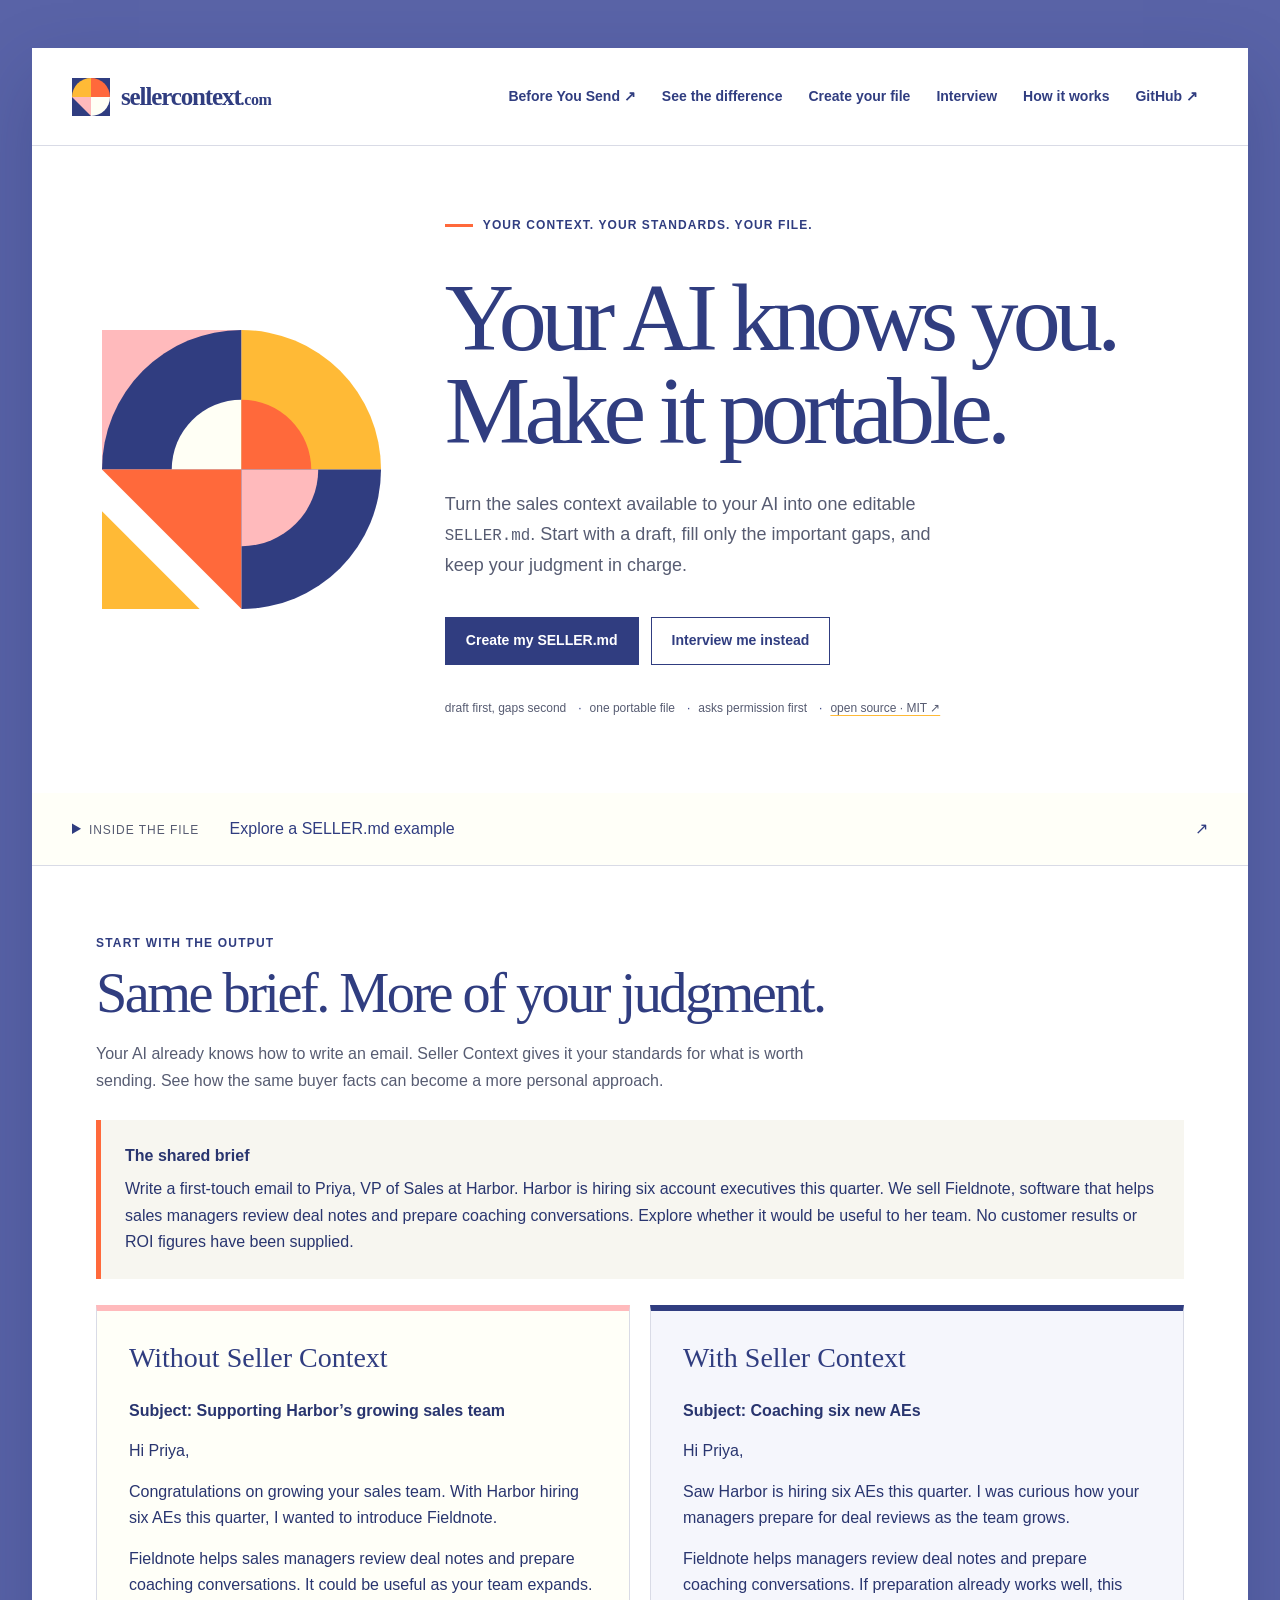
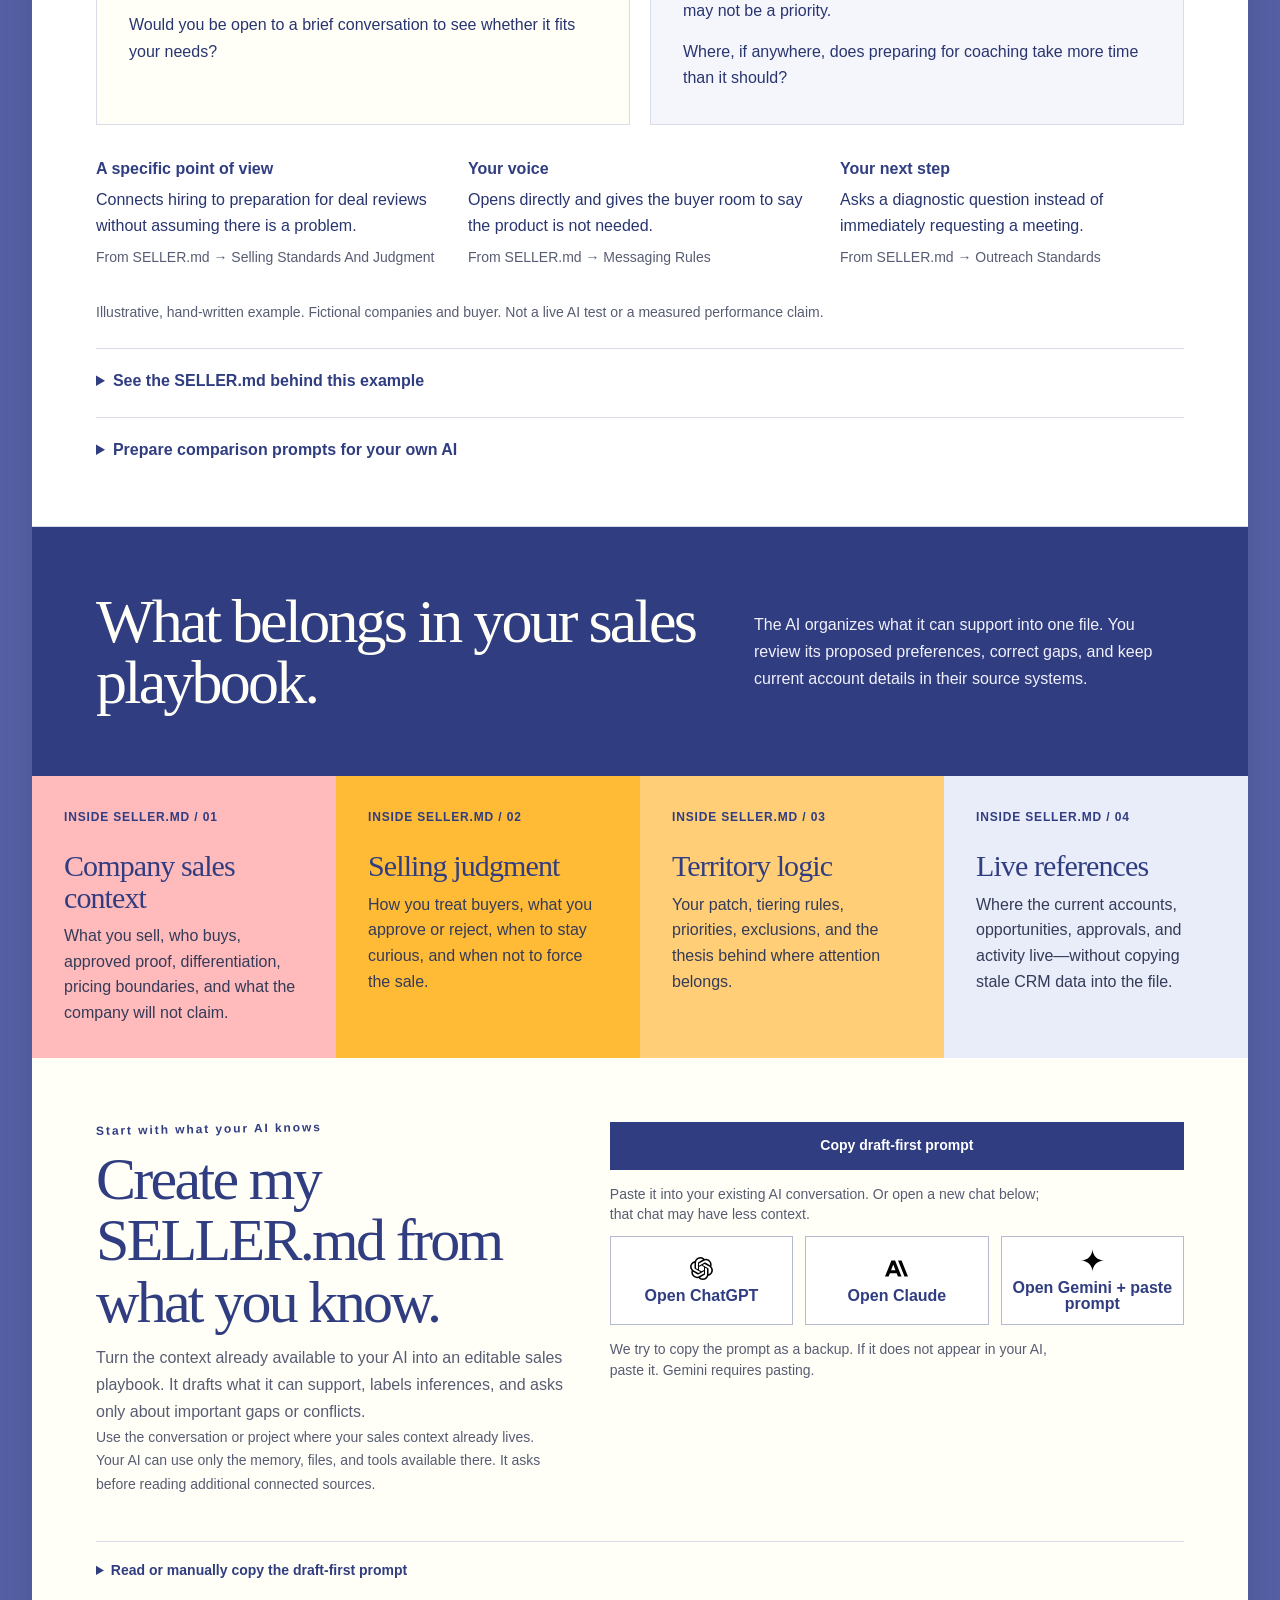
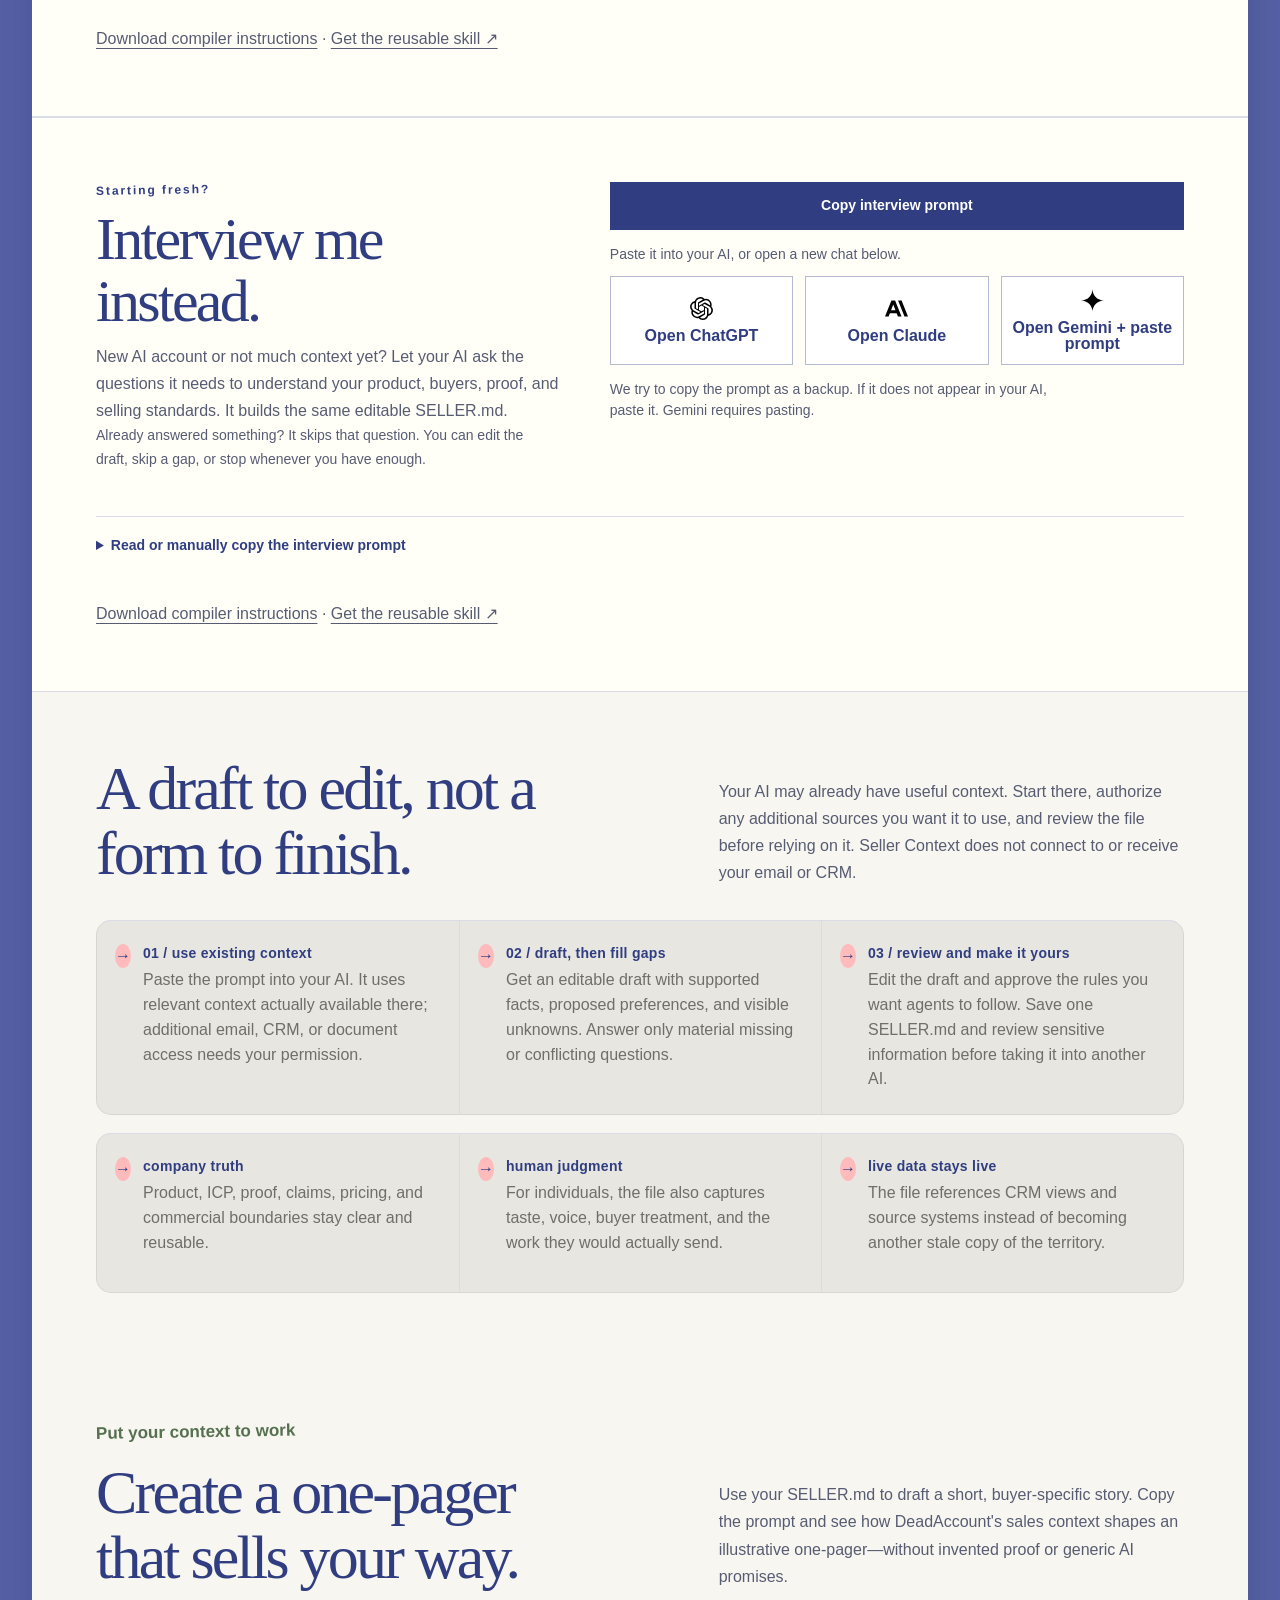
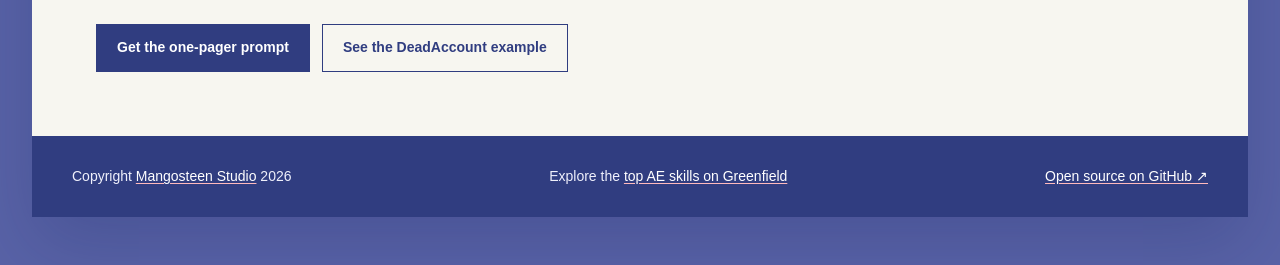
<file: index.html>
<!doctype html>
<html lang="en">
<head>
  <meta charset="utf-8">
  <meta name="viewport" content="width=device-width, initial-scale=1">
  <meta name="theme-color" content="#303d80">
  <title>Seller Context | One file that teaches AI how you sell</title>
  <meta name="description" content="Create an editable SELLER.md from the context already available to your AI. Review the draft, answer only missing questions, or choose the interview fallback.">
  <meta name="robots" content="index, follow">
  <meta name="application-name" content="Seller Context">
  <link rel="canonical" href="https://sellercontext.com/">
  <link rel="icon" href="/favicon.ico" type="image/x-icon" sizes="16x16 32x32 48x48">
  <link rel="icon" href="/assets/favicon.svg" type="image/svg+xml">
  <link rel="icon" href="/assets/favicon-32x32.png" type="image/png" sizes="32x32">
  <link rel="apple-touch-icon" href="/assets/apple-touch-icon.png" sizes="180x180">
  <meta property="og:title" content="Seller Context | One file that teaches AI how you sell">
  <meta property="og:description" content="Draft your SELLER.md from existing AI context. Fill important gaps, review your standards, and take one file with you.">
  <meta property="og:type" content="website">
  <meta property="og:url" content="https://sellercontext.com/">
  <meta property="og:site_name" content="Seller Context">
  <meta property="og:image" content="https://sellercontext.com/assets/social-preview.png">
  <meta property="og:image:secure_url" content="https://sellercontext.com/assets/social-preview.png">
  <meta property="og:image:type" content="image/png">
  <meta property="og:image:width" content="1200">
  <meta property="og:image:height" content="630">
  <meta property="og:image:alt" content="Seller Context — one adaptive SELLER.md containing the context behind how you sell.">
  <meta name="twitter:card" content="summary_large_image">
  <meta name="twitter:title" content="Seller Context | One file that teaches AI how you sell">
  <meta name="twitter:description" content="An editable sales playbook from existing AI context, with an interview fallback. Free and open source.">
  <meta name="twitter:image" content="https://sellercontext.com/assets/social-preview.png">
  <meta name="twitter:image:alt" content="Seller Context — one adaptive SELLER.md containing the context behind how you sell.">
  <style>
    :root {
      color-scheme: light;
      --bg: #f7f9fc;
      --panel: #ffffff;
      --panel-2: #f1f5fb;
      --ink: #0b1020;
      --muted: #627086;
      --line: #d8e0ec;
      --line-hot: #245cff;
      --green: #245cff;
      --amber: #5d42d8;
      --red: #ff5f67;
      --cyan: #00a7e8;
      --shadow: rgba(36, 92, 255, 0.16);
      --mono: "SFMono-Regular", Consolas, "Liberation Mono", monospace;
      --sans: Inter, "Avenir Next", "Helvetica Neue", Arial, sans-serif;
    }

    * {
      box-sizing: border-box;
    }

    html {
      scroll-behavior: smooth;
    }

    body {
      margin: 0;
      min-height: 100vh;
      background:
        radial-gradient(circle at 12% 0%, rgba(36, 92, 255, 0.10), transparent 30rem),
        radial-gradient(circle at 92% 12%, rgba(0, 167, 232, 0.10), transparent 26rem),
        linear-gradient(rgba(36, 92, 255, 0.035) 1px, transparent 1px),
        linear-gradient(90deg, rgba(36, 92, 255, 0.035) 1px, transparent 1px),
        var(--bg);
      background-size: auto, auto, 32px 32px, 32px 32px, auto;
      color: var(--ink);
      font-family: var(--sans);
      line-height: 1.45;
      overflow-x: hidden;
    }

    body::before {
      content: "";
      position: fixed;
      inset: 0;
      background:
        linear-gradient(120deg, transparent 0 46%, rgba(36, 92, 255, 0.035) 46% 46.2%, transparent 46.2% 100%);
      pointer-events: none;
      opacity: 1;
      z-index: 5;
    }

    a {
      color: inherit;
    }

    .shell {
      width: min(1240px, calc(100vw - 40px));
      margin: 0 auto;
      padding: 24px 0 56px;
      position: relative;
      z-index: 1;
    }

    .nav {
      display: flex;
      justify-content: space-between;
      align-items: center;
      gap: 16px;
      padding: 18px 0 24px;
      border-bottom: 1px solid rgba(11, 16, 32, 0.09);
      font-family: var(--mono);
      font-size: 13px;
      color: var(--muted);
    }

    .brand {
      display: flex;
      align-items: center;
      gap: 10px;
      color: var(--ink);
      letter-spacing: -0.02em;
      text-transform: uppercase;
    }

    .mark {
      width: 30px;
      height: 30px;
      border: 1px solid var(--line-hot);
      display: grid;
      place-items: center;
      background: var(--green);
      color: #ffffff;
      box-shadow: 0 10px 28px var(--shadow);
    }

    .nav-links {
      display: flex;
      align-items: center;
      gap: 18px;
      flex-wrap: wrap;
    }

    .nav-links a {
      color: var(--muted);
      text-decoration: none;
    }

    .nav-links a:hover {
      color: var(--green);
    }

    .hero {
      display: grid;
      grid-template-columns: minmax(0, 0.9fr) minmax(420px, 1.1fr);
      gap: 24px;
      align-items: stretch;
      padding: 64px 0 30px;
    }

    .hero-copy,
    .terminal,
    .module {
      border: 1px solid var(--line);
      background: rgba(255, 255, 255, 0.92);
      box-shadow: 0 1px 0 rgba(255, 255, 255, 0.9) inset, 0 24px 70px rgba(31, 48, 84, 0.10);
      backdrop-filter: blur(16px);
    }

    .hero-copy {
      padding: clamp(24px, 4vw, 42px);
      position: relative;
      overflow: hidden;
      border-top: 3px solid var(--green);
    }

    .hero-copy::after {
      content: "SELLER.MD";
      position: absolute;
      right: -10px;
      bottom: -18px;
      font-family: var(--mono);
      font-size: clamp(48px, 10vw, 118px);
      font-weight: 700;
      color: rgba(36, 92, 255, 0.045);
      letter-spacing: -0.08em;
      pointer-events: none;
    }

    .eyebrow {
      display: inline-flex;
      align-items: center;
      gap: 10px;
      margin-bottom: 24px;
      color: var(--green);
      font-family: var(--mono);
      font-size: 12px;
      text-transform: uppercase;
      letter-spacing: 0.14em;
      font-weight: 700;
    }

    .eyebrow::before {
      content: "";
      width: 28px;
      height: 1px;
      background: var(--green);
    }

    h1 {
      margin: 0 0 18px;
      max-width: 11ch;
      font-size: clamp(46px, 8vw, 88px);
      line-height: 0.9;
      letter-spacing: -0.065em;
      font-weight: 760;
      text-wrap: balance;
    }

    .hero-copy p {
      margin: 0;
      max-width: 58ch;
      color: var(--muted);
      font-size: clamp(17px, 2vw, 20px);
    }

    .cta-row {
      display: flex;
      flex-wrap: wrap;
      gap: 12px;
      align-items: center;
      margin-top: 28px;
      position: relative;
      z-index: 1;
    }

    .button {
      appearance: none;
      border: 1px solid var(--line-hot);
      background: var(--green);
      color: #ffffff;
      cursor: pointer;
      display: inline-flex;
      justify-content: center;
      align-items: center;
      gap: 8px;
      min-height: 44px;
      padding: 0 18px;
      font-family: var(--mono);
      font-size: 13px;
      font-weight: 700;
      text-decoration: none;
      border-radius: 3px;
      box-shadow: 0 10px 28px var(--shadow);
      transition: transform 160ms ease, box-shadow 160ms ease, background 160ms ease;
    }

    .button.secondary {
      background: #ffffff;
      color: var(--green);
      box-shadow: 0 8px 20px rgba(31, 48, 84, 0.06);
    }

    .button:hover {
      transform: translateY(-1px);
      box-shadow: 0 14px 34px var(--shadow);
    }

    .badge-strip {
      display: flex;
      flex-wrap: wrap;
      gap: 8px;
      margin-top: 24px;
      font-family: var(--mono);
      font-size: 11px;
      color: var(--muted);
    }

    .badge-strip span {
      border: 1px solid var(--line);
      background: rgba(255, 255, 255, 0.72);
      padding: 7px 9px;
    }

    .terminal {
      min-height: 460px;
      overflow: hidden;
      display: flex;
      flex-direction: column;
      border-top: 3px solid var(--cyan);
    }

    .terminal-bar {
      display: flex;
      justify-content: space-between;
      align-items: center;
      gap: 16px;
      border-bottom: 1px solid var(--line);
      padding: 12px 14px;
      background: var(--panel-2);
      color: var(--muted);
      font-family: var(--mono);
      font-size: 12px;
    }

    .lights {
      display: flex;
      gap: 6px;
      align-items: center;
    }

    .lights span {
      width: 9px;
      height: 9px;
      border-radius: 999px;
      background: #b8c4d4;
    }

    .lights span:nth-child(1) {
      background: var(--red);
    }

    .lights span:nth-child(2) {
      background: var(--amber);
    }

    .lights span:nth-child(3) {
      background: var(--cyan);
    }

    .preview {
      margin: 0;
      padding: 24px;
      overflow: auto;
      white-space: pre-wrap;
      word-break: break-word;
      font-family: var(--mono);
      font-size: 12.5px;
      line-height: 1.72;
      color: #1a2a46;
      flex: 1;
      max-height: 620px;
    }

    .blink {
      display: inline-block;
      width: 8px;
      height: 16px;
      margin-left: 2px;
      background: var(--green);
      animation: blink 1.05s steps(2, jump-none) infinite;
      vertical-align: -2px;
    }

    @keyframes blink {
      50% {
        opacity: 0;
      }
    }

    .grid {
      display: grid;
      grid-template-columns: minmax(0, 0.95fr) minmax(420px, 1.05fr);
      gap: 24px;
      align-items: start;
      margin-top: 24px;
    }

    .module {
      padding: clamp(22px, 3vw, 32px);
    }

    .module h2,
    .module h3 {
      margin: 0 0 12px;
      letter-spacing: -0.04em;
    }

    .module h2 {
      font-size: clamp(28px, 4vw, 42px);
      line-height: 1;
    }

    .module h3 {
      font-size: 21px;
    }

    .module p {
      margin: 0 0 16px;
      color: var(--muted);
    }

    .form {
      display: grid;
      gap: 14px;
    }

    .field {
      display: grid;
      gap: 7px;
    }

    label {
      color: #31435f;
      font-family: var(--mono);
      font-size: 11px;
      letter-spacing: 0.08em;
      text-transform: uppercase;
      font-weight: 700;
    }

    input,
    textarea {
      width: 100%;
      border: 1px solid var(--line);
      background: #fbfcff;
      color: var(--ink);
      padding: 12px 12px;
      font: 14px/1.45 var(--sans);
      outline: none;
      border-radius: 3px;
      transition: border-color 160ms ease, box-shadow 160ms ease, background 160ms ease;
    }

    textarea {
      min-height: 88px;
      resize: vertical;
    }

    input:focus,
    textarea:focus {
      border-color: var(--line-hot);
      background: #ffffff;
      box-shadow: 0 0 0 3px rgba(36, 92, 255, 0.10);
    }

    .split-fields {
      display: grid;
      grid-template-columns: repeat(2, minmax(0, 1fr));
      gap: 14px;
    }

    .helper {
      color: var(--muted);
      font-family: var(--mono);
      font-size: 11px;
    }

    .steps {
      display: grid;
      grid-template-columns: repeat(3, minmax(0, 1fr));
      gap: 1px;
      margin-top: 28px;
      border: 1px solid var(--line);
      background: var(--line);
    }

    .step {
      background: #ffffff;
      padding: 20px;
    }

    .step strong {
      display: block;
      margin-bottom: 8px;
      color: var(--green);
      font-family: var(--mono);
      font-size: 12px;
      text-transform: uppercase;
      letter-spacing: 0.08em;
    }

    .step p {
      margin: 0;
      color: var(--muted);
      font-size: 15px;
    }

    .footer {
      display: flex;
      justify-content: space-between;
      gap: 18px;
      flex-wrap: wrap;
      padding-top: 30px;
      color: var(--muted);
      font-family: var(--mono);
      font-size: 12px;
      border-top: 1px solid var(--line);
    }

    .footer a {
      color: var(--green);
      text-decoration: none;
    }

    .toast {
      position: fixed;
      right: 18px;
      bottom: 18px;
      border: 1px solid var(--line-hot);
      background: #0d1830;
      color: #ffffff;
      padding: 12px 14px;
      font-family: var(--mono);
      font-size: 12px;
      opacity: 0;
      transform: translateY(8px);
      transition: 160ms ease;
      pointer-events: none;
      z-index: 10;
      box-shadow: 0 16px 42px rgba(11, 16, 32, 0.22);
    }

    ::selection {
      background: rgba(36, 92, 255, 0.18);
      color: var(--ink);
    }

    :focus-visible {
      outline: 2px solid var(--cyan);
      outline-offset: 3px;
    }

    .toast.show {
      opacity: 1;
      transform: translateY(0);
    }

    @media (max-width: 900px) {
      .hero,
      .grid {
        grid-template-columns: 1fr;
      }

      .terminal {
        min-height: 360px;
      }

      .steps,
      .split-fields {
        grid-template-columns: 1fr;
      }
    }

    @media (max-width: 560px) {
      .shell {
        width: min(100% - 20px, 1180px);
        padding-top: 14px;
      }

      .nav {
        align-items: flex-start;
        flex-direction: column;
      }

      .hero {
        padding-top: 26px;
      }

      .hero-copy,
      .module {
        padding: 18px;
      }

      .preview {
        padding: 18px;
        font-size: 11.5px;
      }
    }
  </style>
  <link rel="stylesheet" href="assets/comparison.css">
  <style>
    /* Notion-inspired edition: quiet workspace chrome, document-first hierarchy. */
    :root {
      --bg: #ffffff;
      --panel: #ffffff;
      --panel-2: #f7f7f5;
      --ink: #37352f;
      --muted: #787774;
      --line: rgba(55, 53, 47, 0.16);
      --line-hot: #37352f;
      --green: #2f6fda;
      --amber: #d9730d;
      --red: #e03e3e;
      --cyan: #0b6e99;
      --shadow: rgba(15, 15, 15, 0.08);
      --mono: "SFMono-Regular", Consolas, "Liberation Mono", monospace;
      --sans: ui-sans-serif, -apple-system, BlinkMacSystemFont, "Segoe UI", Helvetica, Arial, sans-serif;
    }

    body {
      background: var(--bg);
      color: var(--ink);
      font-family: var(--sans);
      line-height: 1.5;
    }

    body::before {
      display: none;
    }

    .notion-sidebar {
      position: fixed;
      inset: 0 auto 0 0;
      z-index: 4;
      width: 244px;
      display: flex;
      flex-direction: column;
      padding: 10px 8px 14px;
      background: #f7f7f5;
      border-right: 1px solid rgba(55, 53, 47, 0.08);
      color: #5f5e5b;
      font-size: 14px;
    }

    .workspace-name {
      display: flex;
      align-items: center;
      gap: 9px;
      min-height: 38px;
      padding: 4px 7px;
      color: var(--ink);
      font-size: 14px;
      font-weight: 600;
    }

    .workspace-icon {
      width: 24px;
      height: 24px;
      display: grid;
      place-items: center;
      border-radius: 5px;
      background: #ffffff;
      border: 1px solid rgba(55, 53, 47, 0.12);
      box-shadow: 0 1px 2px rgba(15, 15, 15, 0.08);
      color: var(--ink);
      font-family: Georgia, serif;
      font-weight: 700;
    }

    .sidebar-search {
      margin: 7px 2px 15px;
      padding: 7px 9px;
      border-radius: 5px;
      background: rgba(55, 53, 47, 0.05);
      color: #8a8986;
      font-size: 13px;
    }

    .sidebar-label {
      padding: 8px 9px 5px;
      color: #9b9a97;
      font-size: 11px;
      font-weight: 600;
      letter-spacing: 0.02em;
      text-transform: uppercase;
    }

    .sidebar-link {
      display: flex;
      align-items: center;
      gap: 8px;
      min-height: 30px;
      padding: 4px 9px;
      border-radius: 5px;
      color: #65635f;
      text-decoration: none;
    }

    .sidebar-link:hover,
    .sidebar-link.active {
      background: rgba(55, 53, 47, 0.08);
      color: var(--ink);
    }

    .sidebar-footer {
      margin-top: auto;
      padding: 12px 9px 0;
      border-top: 1px solid rgba(55, 53, 47, 0.08);
      color: #9b9a97;
      font-size: 12px;
      line-height: 1.45;
    }

    .shell {
      width: min(1120px, calc(100vw - 308px));
      margin: 0 36px 0 280px;
      padding: 0 0 72px;
    }

    .nav {
      position: sticky;
      top: 0;
      z-index: 3;
      min-height: 46px;
      padding: 8px 2px;
      background: rgba(255, 255, 255, 0.94);
      border-bottom: 1px solid rgba(55, 53, 47, 0.08);
      backdrop-filter: blur(14px);
      font-family: var(--sans);
      font-size: 13px;
    }

    .brand {
      gap: 7px;
      color: #787774;
      text-transform: none;
      letter-spacing: 0;
    }

    .brand::before {
      content: "Private /";
      color: #a09f9c;
    }

    .mark {
      width: 22px;
      height: 22px;
      border: 0;
      border-radius: 4px;
      background: #f1f1ef;
      box-shadow: none;
      color: var(--ink);
      font-family: Georgia, serif;
      font-size: 12px;
    }

    .nav-links {
      gap: 5px;
    }

    .nav-links a {
      padding: 5px 8px;
      border-radius: 5px;
      color: #6f6e69;
    }

    .nav-links a:hover {
      background: #f1f1ef;
      color: var(--ink);
    }

    .hero {
      grid-template-columns: minmax(0, 0.92fr) minmax(390px, 1.08fr);
      gap: 38px;
      align-items: start;
      padding: 70px 4px 54px;
      border-bottom: 1px solid rgba(55, 53, 47, 0.09);
    }

    .hero-copy,
    .terminal,
    .module {
      border: 0;
      background: transparent;
      box-shadow: none;
      backdrop-filter: none;
    }

    .hero-copy {
      padding: 0;
      overflow: visible;
      border-top: 0;
    }

    .hero-copy::after {
      display: none;
    }

    .page-icon {
      display: block;
      margin-bottom: 22px;
      font-size: 68px;
      line-height: 1;
      filter: saturate(0.8);
    }

    .eyebrow {
      display: block;
      margin-bottom: 13px;
      color: #9b9a97;
      font-family: var(--sans);
      font-size: 12px;
      font-weight: 600;
      letter-spacing: 0.02em;
      text-transform: uppercase;
    }

    .eyebrow::before {
      display: none;
    }

    h1 {
      max-width: 10ch;
      margin-bottom: 18px;
      color: #2f2e2a;
      font-family: Georgia, "Times New Roman", serif;
      font-size: clamp(47px, 6.6vw, 78px);
      font-weight: 600;
      line-height: 0.98;
      letter-spacing: -0.055em;
    }

    .hero-copy p {
      color: #65635f;
      font-size: 17px;
      line-height: 1.65;
    }

    .cta-row {
      gap: 8px;
      margin-top: 24px;
    }

    .button {
      min-height: 36px;
      padding: 0 13px;
      border: 1px solid #37352f;
      border-radius: 5px;
      background: #37352f;
      box-shadow: 0 1px 2px rgba(15, 15, 15, 0.1);
      color: #ffffff;
      font-family: var(--sans);
      font-size: 13px;
      font-weight: 600;
      transition: background 120ms ease, transform 120ms ease;
    }

    .button.secondary {
      border-color: rgba(55, 53, 47, 0.18);
      background: #ffffff;
      box-shadow: 0 1px 2px rgba(15, 15, 15, 0.05);
      color: var(--ink);
    }

    .button:hover {
      transform: none;
      background: #2f2e2a;
      box-shadow: 0 1px 2px rgba(15, 15, 15, 0.12);
    }

    .button.secondary:hover {
      background: #f7f7f5;
    }

    .badge-strip {
      gap: 6px;
      margin-top: 22px;
      font-family: var(--sans);
      color: #6f6e69;
    }

    .badge-strip span {
      padding: 3px 7px;
      border: 0;
      border-radius: 3px;
      background: #f1f1ef;
    }

    .badge-strip span:nth-child(1) { background: #e7f3f8; color: #245c73; }
    .badge-strip span:nth-child(2) { background: #f3eeee; color: #7b4e4e; }
    .badge-strip span:nth-child(3) { background: #edf3ec; color: #466747; }
    .badge-strip span:nth-child(4) { background: #fbecdd; color: #8a5a28; }

    .terminal {
      min-height: 500px;
      overflow: hidden;
      border: 1px solid rgba(55, 53, 47, 0.14);
      border-radius: 5px;
      background: #f7f7f5;
    }

    .terminal-bar {
      padding: 10px 13px;
      border-bottom-color: rgba(55, 53, 47, 0.1);
      background: #f1f1ef;
      color: #787774;
      font-size: 11px;
    }

    .lights {
      gap: 4px;
    }

    .lights span {
      width: 7px;
      height: 7px;
      background: #c7c6c3;
    }

    .lights span:nth-child(1),
    .lights span:nth-child(2),
    .lights span:nth-child(3) {
      background: #c7c6c3;
    }

    .preview {
      padding: 24px 26px;
      color: #4b4a46;
      font-size: 12px;
      line-height: 1.75;
    }

    .grid {
      grid-template-columns: minmax(0, 760px);
      justify-content: center;
      margin-top: 0;
      padding: 62px 4px 26px;
    }

    .module {
      padding: 0;
    }

    .module h2 {
      margin-bottom: 13px;
      color: #2f2e2a;
      font-family: Georgia, "Times New Roman", serif;
      font-size: clamp(31px, 3.5vw, 44px);
      font-weight: 600;
      line-height: 1.08;
      letter-spacing: -0.045em;
    }

    .module p {
      color: #6f6e69;
      line-height: 1.65;
    }

    .form {
      gap: 0;
      margin-top: 30px;
      border-top: 1px solid rgba(55, 53, 47, 0.11);
    }

    .field {
      gap: 6px;
      padding: 13px 0;
      border-bottom: 1px solid rgba(55, 53, 47, 0.09);
    }

    label {
      color: #787774;
      font-family: var(--sans);
      font-size: 11px;
      font-weight: 600;
      letter-spacing: 0.035em;
      text-transform: uppercase;
    }

    input,
    textarea {
      padding: 9px 10px;
      border: 1px solid transparent;
      border-radius: 4px;
      background: transparent;
      color: var(--ink);
      font: 14px/1.5 var(--sans);
    }

    input:hover,
    textarea:hover {
      background: #f7f7f5;
    }

    input:focus,
    textarea:focus {
      border-color: rgba(47, 111, 218, 0.45);
      background: #ffffff;
      box-shadow: 0 0 0 2px rgba(47, 111, 218, 0.12);
    }

    input::placeholder,
    textarea::placeholder {
      color: #aaa9a5;
    }

    textarea {
      min-height: 84px;
    }

    .helper {
      padding: 11px 13px;
      border-radius: 4px;
      background: #f1f1ef;
      color: #787774;
      font-family: var(--sans);
      font-size: 12px;
    }

    .steps {
      grid-template-columns: 1fr;
      gap: 0;
      margin-top: 28px;
      border: 0;
      border-top: 1px solid rgba(55, 53, 47, 0.12);
      background: transparent;
    }

    .how-section {
      margin: 44px 4px 10px;
      padding: 62px 0 54px;
      border-top: 1px solid rgba(55, 53, 47, 0.1);
      border-bottom: 1px solid rgba(55, 53, 47, 0.1);
    }

    .how-section-head {
      display: grid;
      grid-template-columns: minmax(0, 0.8fr) minmax(320px, 1.2fr);
      gap: 54px;
      align-items: end;
      margin-bottom: 34px;
    }

    .how-section h2 {
      max-width: 14ch;
      margin: 0;
      color: #2f2e2a;
      font-family: Georgia, "Times New Roman", serif;
      font-size: clamp(34px, 4.6vw, 55px);
      font-weight: 600;
      line-height: 1.04;
      letter-spacing: -0.05em;
    }

    .how-section-head p {
      margin: 0;
      color: #6f6e69;
      font-size: 16px;
      line-height: 1.7;
    }

    .how-section .steps {
      grid-template-columns: repeat(3, minmax(0, 1fr));
      border: 1px solid rgba(55, 53, 47, 0.11);
      border-radius: 5px;
      background: rgba(55, 53, 47, 0.08);
      overflow: hidden;
    }

    .how-section .step {
      min-height: 158px;
      padding: 22px 20px 22px 46px;
      border: 0;
      background: #ffffff;
    }

    .how-section .step + .step {
      border-left: 1px solid rgba(55, 53, 47, 0.1);
    }

    .how-section .step::before {
      top: 23px;
      left: 18px;
    }

    .step {
      position: relative;
      padding: 16px 8px 16px 38px;
      border-bottom: 1px solid rgba(55, 53, 47, 0.09);
      background: transparent;
    }

    .step::before {
      content: "→";
      position: absolute;
      top: 17px;
      left: 9px;
      color: #9b9a97;
    }

    .step strong {
      margin-bottom: 4px;
      color: #37352f;
      font-family: var(--sans);
      font-size: 11px;
      letter-spacing: 0.04em;
    }

    .step p {
      color: #6f6e69;
      font-size: 14px;
      line-height: 1.55;
    }

    .footer {
      margin-top: 22px;
      padding: 25px 4px 0;
      border-top-color: rgba(55, 53, 47, 0.1);
      color: #9b9a97;
      font-family: var(--sans);
      font-size: 12px;
    }

    .footer a {
      color: #6f6e69;
      text-decoration: underline;
      text-decoration-color: rgba(55, 53, 47, 0.3);
      text-underline-offset: 2px;
    }

    .toast {
      right: 20px;
      bottom: 20px;
      border: 0;
      border-radius: 5px;
      background: #37352f;
      box-shadow: 0 5px 20px rgba(15, 15, 15, 0.18);
      font-family: var(--sans);
    }

    .ai-launcher {
      display: grid;
      grid-template-columns: minmax(0, 1fr) minmax(300px, 0.72fr);
      gap: 46px;
      margin: 42px 4px 0;
      padding: 30px 32px;
      border: 1px solid rgba(55, 53, 47, 0.12);
      border-radius: 6px;
      background: #f7f7f5;
    }

    .ai-launcher .eyebrow {
      margin-bottom: 9px;
    }

    .ai-launcher h2 {
      margin: 0 0 10px;
      color: #2f2e2a;
      font-family: Georgia, "Times New Roman", serif;
      font-size: clamp(27px, 3vw, 38px);
      font-weight: 600;
      line-height: 1.08;
      letter-spacing: -0.035em;
    }

    .ai-launcher p {
      max-width: 58ch;
      margin: 0;
      color: #6f6e69;
      font-size: 14px;
      line-height: 1.65;
    }

    .ai-actions {
      display: grid;
      gap: 8px;
      align-content: start;
    }

    .ai-button {
      display: grid;
      grid-template-columns: 26px 1fr auto;
      align-items: center;
      gap: 10px;
      min-height: 44px;
      padding: 6px 10px;
      border: 1px solid rgba(55, 53, 47, 0.14);
      border-radius: 5px;
      background: #ffffff;
      color: var(--ink);
      font: 600 13px/1 var(--sans);
      text-align: left;
      text-decoration: none;
      cursor: pointer;
      box-shadow: 0 1px 2px rgba(15, 15, 15, 0.04);
      transition: background 120ms ease, border-color 120ms ease;
    }

    .ai-button:hover {
      border-color: rgba(55, 53, 47, 0.24);
      background: #fbfbfa;
    }

    .ai-icon {
      width: 26px;
      height: 26px;
      display: grid;
      place-items: center;
      border-radius: 5px;
      background: #f1f1ef;
      color: #5f5e5b;
      font-size: 11px;
      font-weight: 700;
    }

    .ai-button[data-ai="ChatGPT"] .ai-icon { background: #e8f3ef; color: #216e5b; }
    .ai-button[data-ai="Claude"] .ai-icon { background: #f5eee8; color: #9a5b3e; }
    .ai-button[data-ai="Gemini"] .ai-icon { background: #ebeefe; color: #5366b4; }

    .ai-arrow {
      color: #9b9a97;
      font-size: 14px;
      font-weight: 400;
    }

    .ai-button.copy-only {
      grid-template-columns: 26px 1fr;
      margin-top: 3px;
      border-style: dashed;
      background: transparent;
      color: #6f6e69;
    }

    .prompt-details {
      grid-column: 1 / -1;
      padding-top: 18px;
      border-top: 1px solid rgba(55, 53, 47, 0.1);
    }

    .prompt-details summary {
      width: max-content;
      color: #6f6e69;
      font-size: 12px;
      font-weight: 600;
      cursor: pointer;
      user-select: none;
    }

    .prompt-details pre {
      max-height: 320px;
      margin: 14px 0 0;
      padding: 18px;
      overflow: auto;
      white-space: pre-wrap;
      border: 1px solid rgba(55, 53, 47, 0.1);
      border-radius: 4px;
      background: #ffffff;
      color: #4b4a46;
      font: 11.5px/1.65 var(--mono);
    }

    ::selection {
      background: rgba(47, 111, 218, 0.18);
    }

    :focus-visible {
      outline-color: #2f6fda;
    }

    @media (max-width: 1040px) {
      .notion-sidebar {
        display: none;
      }

      .shell {
        width: min(100% - 44px, 1020px);
        margin: 0 auto;
      }
    }

    @media (max-width: 820px) {
      .hero,
      .grid,
      .ai-launcher,
      .how-section-head {
        grid-template-columns: 1fr;
      }

      .hero {
        gap: 28px;
        padding-top: 42px;
      }

      .grid {
        gap: 54px;
      }

      .ai-launcher {
        gap: 24px;
      }

      .how-section-head {
        gap: 18px;
      }

      .how-section .steps {
        grid-template-columns: 1fr;
      }

      .how-section .step {
        min-height: 0;
      }

      .how-section .step + .step {
        border-top: 1px solid rgba(55, 53, 47, 0.1);
        border-left: 0;
      }

      .terminal {
        min-height: 390px;
      }
    }

    @media (max-width: 560px) {
      .shell {
        width: min(100% - 24px, 1020px);
        padding-top: 0;
      }

      .nav {
        align-items: center;
        flex-direction: row;
      }

      .nav-links a:not(:first-child) {
        display: none;
      }

      .hero {
        padding-top: 34px;
      }

      .ai-launcher {
        margin-right: 0;
        margin-left: 0;
        padding: 22px 18px;
      }

      .page-icon {
        font-size: 54px;
      }

      .hero-copy,
      .module {
        padding: 0;
      }

      .preview {
        padding: 18px;
      }

      .split-fields {
        grid-template-columns: 1fr;
        gap: 0;
      }
    }

    @media (prefers-reduced-motion: reduce) {
      html { scroll-behavior: auto; }
      *, *::before, *::after { animation-duration: 0.01ms !important; animation-iteration-count: 1 !important; }
    }
  </style>
  <style>
    /* Warm paper edition: simpler composition, soft yellow light, handwritten accents. */
    :root {
      --bg: #fff8d9;
      --panel: #fffdf4;
      --panel-2: #f7edc7;
      --ink: #3e392c;
      --muted: #766e58;
      --line: #ded2a7;
      --line-hot: #594d2e;
      --green: #ab7720;
      --amber: #d29a2e;
      --red: #b85b42;
      --cyan: #657f73;
      --shadow: rgba(91, 72, 28, 0.11);
      --script: "Bradley Hand", "Segoe Print", "Comic Sans MS", cursive;
    }

    body {
      background:
        radial-gradient(circle at 15% 4%, rgba(255, 255, 255, 0.86), transparent 30rem),
        radial-gradient(circle at 88% 20%, rgba(242, 201, 92, 0.17), transparent 26rem),
        #fff8d9;
      color: var(--ink);
    }

    .notion-sidebar {
      display: none;
    }

    .shell {
      width: min(1080px, calc(100vw - 40px));
      margin: 0 auto;
      padding: 18px 0 62px;
    }

    .nav {
      top: 12px;
      min-height: 52px;
      padding: 7px 10px 7px 8px;
      border: 1px solid rgba(89, 77, 46, 0.13);
      border-radius: 14px;
      background: rgba(255, 253, 244, 0.87);
      box-shadow: 0 8px 30px rgba(91, 72, 28, 0.06);
    }

    .brand {
      color: var(--ink);
      font-weight: 650;
    }

    .brand::before {
      display: none;
    }

    .mark {
      width: 31px;
      height: 31px;
      border-radius: 9px;
      background: #f3df91;
      color: #59451b;
      font-size: 14px;
    }

    .nav-links a {
      padding: 7px 10px;
      border-radius: 9px;
      color: #6d644e;
    }

    .nav-links a:hover {
      background: #f4e8b8;
      color: #453e2f;
    }

    .hero {
      grid-template-columns: minmax(0, 0.92fr) minmax(390px, 1.08fr);
      gap: 44px;
      padding: 76px 10px 58px;
      border-bottom: 0;
    }

    .page-icon {
      width: 66px;
      height: 66px;
      display: grid;
      place-items: center;
      margin-bottom: 20px;
      border: 1px solid rgba(89, 77, 46, 0.11);
      border-radius: 18px;
      background: #f4e39e;
      box-shadow: 0 8px 22px rgba(91, 72, 28, 0.08);
      color: #5f4a1f;
      font-family: var(--script);
      font-size: 38px;
      transform: rotate(-2deg);
    }

    .eyebrow {
      color: #8d6e28;
      font-family: var(--script);
      font-size: 16px;
      font-weight: 600;
      letter-spacing: 0;
      text-transform: none;
      transform: rotate(-1deg);
      transform-origin: left center;
    }

    h1 {
      position: relative;
      max-width: 11ch;
      color: #373225;
      font-size: clamp(50px, 7vw, 79px);
      line-height: 0.96;
    }

    h1::after {
      content: "better context → better agents";
      display: block;
      width: max-content;
      max-width: 100%;
      margin-top: 17px;
      color: #a27420;
      font-family: var(--script);
      font-size: clamp(15px, 1.8vw, 21px);
      font-weight: 500;
      line-height: 1.2;
      letter-spacing: 0;
      transform: rotate(-1.5deg);
    }

    .hero-copy p {
      color: #6e6652;
      font-size: 17px;
    }

    .button {
      min-height: 40px;
      padding: 0 16px;
      border-color: #53472c;
      border-radius: 999px;
      background: #53472c;
      box-shadow: 0 5px 14px rgba(76, 61, 27, 0.12);
    }

    .button:hover {
      background: #443a24;
    }

    .button.secondary {
      border-color: rgba(89, 77, 46, 0.2);
      background: rgba(255, 253, 244, 0.72);
      color: #514933;
    }

    .button.secondary:hover {
      background: #fffdf4;
    }

    .badge-strip span,
    .badge-strip span:nth-child(1),
    .badge-strip span:nth-child(2),
    .badge-strip span:nth-child(3),
    .badge-strip span:nth-child(4) {
      padding: 5px 9px;
      border: 1px solid rgba(89, 77, 46, 0.09);
      border-radius: 999px;
      background: rgba(255, 253, 244, 0.65);
      color: #766d55;
    }

    .terminal {
      min-height: 480px;
      border-color: rgba(89, 77, 46, 0.15);
      border-radius: 20px;
      background: rgba(255, 253, 244, 0.76);
      box-shadow: 0 24px 60px rgba(91, 72, 28, 0.09);
      transform: rotate(0.4deg);
    }

    .terminal-bar {
      padding: 13px 16px;
      background: rgba(244, 232, 184, 0.72);
      border-bottom-color: rgba(89, 77, 46, 0.1);
    }

    .example-label {
      display: inline-block;
      margin-right: 7px;
      padding: 3px 7px;
      border: 1px solid rgba(89, 77, 46, 0.12);
      border-radius: 999px;
      background: rgba(255, 253, 244, 0.76);
      color: #8a681f;
      font: 600 10px/1 var(--sans);
      letter-spacing: 0.04em;
      text-transform: uppercase;
      vertical-align: 1px;
    }

    .preview {
      color: #514b3b;
    }

    .ai-launcher {
      grid-template-columns: minmax(0, 1fr) minmax(290px, 0.68fr);
      margin: 10px 4px 0;
      padding: 34px;
      border-color: rgba(89, 77, 46, 0.13);
      border-radius: 22px;
      background: rgba(247, 231, 166, 0.66);
      box-shadow: 0 18px 48px rgba(91, 72, 28, 0.06);
    }

    .ai-launcher h2,
    .module h2,
    .how-section h2 {
      color: #373225;
    }

    .ai-button {
      min-height: 46px;
      border-color: rgba(89, 77, 46, 0.13);
      border-radius: 12px;
      background: rgba(255, 253, 244, 0.89);
      box-shadow: 0 3px 10px rgba(91, 72, 28, 0.04);
    }

    .ai-button:hover {
      border-color: rgba(89, 77, 46, 0.22);
      background: #fffdf4;
    }

    .ai-icon,
    .ai-button[data-ai="ChatGPT"] .ai-icon,
    .ai-button[data-ai="Claude"] .ai-icon,
    .ai-button[data-ai="Gemini"] .ai-icon {
      border-radius: 8px;
      background: #f2e3aa;
      color: #70551e;
    }

    .prompt-details pre {
      border-radius: 12px;
      background: #fffdf4;
    }

    .grid {
      padding-top: 52px;
    }

    .module {
      padding: 38px;
      border: 1px solid rgba(89, 77, 46, 0.12);
      border-radius: 24px;
      background: rgba(255, 253, 244, 0.74);
      box-shadow: 0 20px 52px rgba(91, 72, 28, 0.065);
    }

    .field {
      border-bottom-color: rgba(89, 77, 46, 0.09);
    }

    label {
      color: #817454;
    }

    input,
    textarea {
      border-radius: 11px;
    }

    input:hover,
    textarea:hover {
      background: #fffaf0;
    }

    input:focus,
    textarea:focus {
      border-color: rgba(170, 119, 32, 0.48);
      background: #fffefa;
      box-shadow: 0 0 0 3px rgba(210, 154, 46, 0.12);
    }

    .helper {
      border-radius: 12px;
      background: #f7ebbd;
    }

    .helper::before {
      content: "note — ";
      color: #9a7225;
      font-family: var(--script);
      font-size: 15px;
    }

    .how-section {
      margin-top: 52px;
      padding: 52px 42px 44px;
      border: 1px solid rgba(89, 77, 46, 0.11);
      border-radius: 24px;
      background: rgba(244, 226, 151, 0.6);
    }

    .how-section .steps {
      border-radius: 15px;
      border-color: rgba(89, 77, 46, 0.1);
    }

    .how-section .step {
      background: rgba(255, 253, 244, 0.84);
    }

    .step strong {
      color: #7e5d1e;
      font-family: var(--script);
      font-size: 14px;
      letter-spacing: 0;
      text-transform: none;
    }

    .footer {
      border-top: 0;
      color: #8b8063;
    }

    .toast {
      border-radius: 12px;
      background: #51452b;
    }

    @media (max-width: 820px) {
      .hero,
      .ai-launcher {
        grid-template-columns: 1fr;
      }

      .terminal {
        transform: none;
      }

      .module,
      .how-section {
        padding: 26px 22px;
      }
    }

    @media (max-width: 560px) {
      .shell {
        width: min(100% - 20px, 1080px);
        padding-top: 10px;
      }

      .nav-links a:nth-child(3),
      .nav-links a:nth-child(4) {
        display: none;
      }

      .hero {
        padding-right: 4px;
        padding-left: 4px;
      }

      .page-icon {
        width: 54px;
        height: 54px;
        border-radius: 15px;
        font-size: 31px;
      }
    }
  </style>
  <style>
    /* Pencil edition: a quiet sketchbook, not a novelty illustration. */
    body {
      position: relative;
      background: #e4f2dc;
    }

    body::before {
      content: "";
      position: fixed;
      inset: 0;
      z-index: 0;
      display: block;
      background-image:
        url("data:image/svg+xml,%3Csvg xmlns='http://www.w3.org/2000/svg' width='1200' height='900' viewBox='0 0 1200 900'%3E%3Cg fill='none' stroke='%23566850' stroke-opacity='.11' stroke-width='1.3' stroke-linecap='round'%3E%3Cpath d='M26 125C124 76 213 160 332 102S514 66 608 115'/%3E%3Cpath d='M28 132C132 82 218 166 336 108' stroke-opacity='.055'/%3E%3Cpath d='M1002 72l92 34-38 73'/%3E%3Cpath d='M994 76l91 34' stroke-opacity='.055'/%3E%3Cpath d='M1071 177l-16 2 4-16'/%3E%3Cpath d='M67 707c83-31 160-21 227 24 48 33 107 36 177 11'/%3E%3Cpath d='M64 714c88-29 165-18 230 27' stroke-opacity='.055'/%3E%3Cpath d='M759 790c96-61 210-55 321 16'/%3E%3Cpath d='M765 796c99-55 205-48 309 16' stroke-opacity='.055'/%3E%3Ccircle cx='1110' cy='555' r='33'/%3E%3Cpath d='M1090 553c13-17 31-17 45 0M1096 566c11 9 23 9 34 0'/%3E%3Cpath d='M463 820l21-42 12 46 21-39'/%3E%3C/g%3E%3C/svg%3E"),
        repeating-linear-gradient(5deg, rgba(60, 82, 56, 0.022) 0, rgba(60, 82, 56, 0.022) 1px, transparent 1px, transparent 6px);
      background-position: top center, 0 0;
      background-size: 1200px 900px, auto;
      pointer-events: none;
    }

    body::after {
      content: "";
      position: fixed;
      inset: 0;
      z-index: 0;
      background:
        radial-gradient(circle at 13% 7%, rgba(255, 255, 255, 0.72), transparent 28rem),
        radial-gradient(circle at 87% 28%, rgba(130, 184, 113, 0.18), transparent 24rem),
        linear-gradient(135deg, rgba(227, 243, 220, 0.18), rgba(184, 221, 170, 0.1));
      pointer-events: none;
    }

    .shell {
      position: relative;
      z-index: 1;
    }

    .mark {
      width: 34px;
      height: 34px;
      border: 0;
      border-radius: 0;
      background: transparent;
      box-shadow: none;
      overflow: visible;
    }

    .pencil-mark {
      width: 100%;
      height: 100%;
      display: block;
      overflow: visible;
      fill: none;
      stroke: #42543e;
      stroke-width: 1.8;
      stroke-linecap: round;
      stroke-linejoin: round;
    }

    .pencil-mark .ghost-stroke {
      opacity: 0.2;
      transform: translate(0.8px, 0.7px);
    }

    .page-icon {
      width: 72px;
      height: 72px;
      padding: 11px;
      border: 1px solid rgba(63, 86, 58, 0.14);
      border-radius: 20px;
      background: rgba(191, 224, 177, 0.76);
      transform: rotate(-2.5deg);
    }

    .page-icon .pencil-mark {
      stroke-width: 1.45;
    }

    h1 {
      max-width: 10ch;
      margin-top: 4px;
      color: #354332;
      font-family: var(--script);
      font-size: clamp(54px, 7.8vw, 86px);
      font-weight: 400;
      line-height: 0.94;
      letter-spacing: -0.055em;
      transform: rotate(-0.8deg);
      transform-origin: left center;
    }

    h1::before {
      content: "";
      position: absolute;
      right: 10%;
      bottom: -3px;
      left: -5px;
      height: 9px;
      border-top: 2px solid rgba(70, 98, 64, 0.34);
      border-radius: 50%;
      transform: rotate(-1.5deg);
    }

    h1::after {
      color: #62715d;
      font-family: var(--sans);
      font-size: 11px;
      font-weight: 700;
      letter-spacing: 0.1em;
      text-transform: uppercase;
      transform: none;
    }

    .eyebrow {
      color: #567050;
      font-size: 17px;
    }

    .nav,
    .terminal,
    .ai-launcher,
    .module,
    .how-section {
      box-shadow: 0 18px 48px rgba(54, 82, 48, 0.07);
    }

    .terminal,
    .ai-launcher,
    .module,
    .how-section {
      background: rgba(249, 255, 246, 0.88);
      backdrop-filter: blur(3px);
    }

    .terminal {
      transform: rotate(0.65deg);
    }

    .how-section h2 {
      position: relative;
    }

    .how-section h2::after {
      content: "";
      position: absolute;
      right: 18%;
      bottom: -8px;
      left: -4px;
      height: 8px;
      border-top: 2px solid rgba(70, 98, 64, 0.25);
      border-radius: 50%;
      transform: rotate(-1deg);
    }

    .nav {
      border-color: rgba(63, 86, 58, 0.13);
      background: rgba(249, 255, 246, 0.9);
      box-shadow: 0 8px 30px rgba(54, 82, 48, 0.065);
    }

    .mark,
    .brand,
    .nav-links a,
    .hero-copy p,
    .module p,
    .how-section-head p {
      color: #4d6049;
    }

    .nav-links a:hover {
      background: #dcebd4;
      color: #344731;
    }

    .button {
      border-color: #40563d;
      background: #40563d;
      box-shadow: 0 5px 14px rgba(54, 82, 48, 0.14);
    }

    .button:hover {
      background: #344831;
    }

    .button.secondary {
      border-color: rgba(63, 86, 58, 0.2);
      background: rgba(249, 255, 246, 0.78);
      color: #465843;
    }

    .badge-strip span,
    .badge-strip span:nth-child(1),
    .badge-strip span:nth-child(2),
    .badge-strip span:nth-child(3),
    .badge-strip span:nth-child(4) {
      border-color: rgba(63, 86, 58, 0.1);
      background: rgba(249, 255, 246, 0.7);
      color: #5a6d56;
    }

    .terminal-bar {
      background: rgba(210, 232, 201, 0.78);
      border-bottom-color: rgba(63, 86, 58, 0.1);
    }

    .example-label {
      border-color: rgba(63, 86, 58, 0.13);
      background: rgba(249, 255, 246, 0.82);
      color: #4f7149;
    }

    .ai-launcher,
    .how-section {
      border-color: rgba(63, 86, 58, 0.12);
      background: rgba(206, 232, 195, 0.68);
    }

    .ai-button,
    .prompt-details pre,
    .how-section .step {
      background: rgba(249, 255, 246, 0.9);
    }

    .ai-icon,
    .ai-button[data-ai="ChatGPT"] .ai-icon,
    .ai-button[data-ai="Claude"] .ai-icon,
    .ai-button[data-ai="Gemini"] .ai-icon {
      background: #d3e8ca;
      color: #496743;
    }

    .field {
      border-bottom-color: rgba(63, 86, 58, 0.09);
    }

    input:hover,
    textarea:hover {
      background: #f5fbf2;
    }

    input:focus,
    textarea:focus {
      border-color: rgba(86, 126, 78, 0.5);
      background: #fbfff9;
      box-shadow: 0 0 0 3px rgba(111, 155, 101, 0.13);
    }

    .helper {
      background: #dcecd5;
    }

    .helper::before,
    .step strong {
      color: #55744e;
    }

    .ai-launcher {
      grid-template-columns: minmax(0, 0.88fr) minmax(360px, 1.12fr);
      gap: 36px;
      border-color: #315740;
      background: #315740;
      color: #ffffff;
      box-shadow: 0 22px 56px rgba(39, 72, 51, 0.16);
    }

    .ai-launcher .eyebrow {
      color: #bcd8c0;
    }

    .ai-launcher h2 {
      color: #ffffff;
    }

    .ai-launcher p {
      color: #dceade;
    }

    .ai-actions {
      grid-template-columns: repeat(3, minmax(0, 1fr));
      gap: 9px;
    }

    .ai-button {
      display: flex;
      min-width: 0;
      min-height: 82px;
      flex-direction: column;
      justify-content: center;
      gap: 8px;
      padding: 12px 8px;
      border: 1px solid rgba(255, 255, 255, 0.14);
      border-radius: 15px;
      background: #f5fbf3;
      color: #2f4534;
      text-align: center;
      box-shadow: none;
    }

    .ai-button:hover {
      border-color: rgba(255, 255, 255, 0.35);
      background: #ffffff;
      transform: translateY(-1px);
    }

    .ai-brand-logo {
      width: 23px;
      height: 23px;
      display: block;
      object-fit: contain;
    }

    .ai-arrow {
      display: none;
    }

    .prompt-copy-link {
      grid-column: 1 / -1;
      justify-self: end;
      border: 0;
      background: transparent;
      color: #c7ddca;
      font: 600 11px/1.3 var(--sans);
      text-decoration: underline;
      text-decoration-color: rgba(199, 221, 202, 0.45);
      text-underline-offset: 3px;
      cursor: pointer;
    }

    .ai-handoff-note {
      grid-column: 1 / -1;
      margin: 2px 0 0 !important;
      color: var(--muted);
      font-size: 14px;
      line-height: 1.45 !important;
      text-align: right;
    }

    .prompt-copy-link:hover {
      color: #ffffff;
    }

    .prompt-details {
      border-top-color: rgba(255, 255, 255, 0.14);
    }

    .prompt-details summary {
      color: #c7ddca;
    }

    .prompt-details pre {
      border-color: rgba(255, 255, 255, 0.12);
      background: #254733;
      color: #e6f1e7;
    }

    .module {
      padding: 0;
      border: 0;
      background: transparent;
      box-shadow: none;
    }

    .module > h2,
    .module > p,
    .build-time {
      max-width: 650px;
      margin-right: auto;
      margin-left: auto;
      text-align: center;
    }

    .build-time {
      display: flex;
      justify-content: center;
      gap: 8px;
      margin-top: 16px;
      margin-bottom: 25px;
      color: #52664f;
      font-size: 12px;
    }

    .build-time span {
      padding: 6px 10px;
      border: 1px solid rgba(63, 86, 58, 0.11);
      border-radius: 999px;
      background: rgba(249, 255, 246, 0.66);
    }

    .wizard-form {
      position: relative;
      min-height: 500px;
      margin-top: 0;
      padding: 30px;
      overflow: hidden;
      border: 1px solid rgba(37, 73, 49, 0.2);
      border-radius: 26px;
      background: #3d694d;
      box-shadow: 0 24px 62px rgba(41, 76, 51, 0.18);
      color: #ffffff;
    }

    .wizard-head {
      position: relative;
      z-index: 2;
    }

    .wizard-meta {
      display: flex;
      justify-content: space-between;
      gap: 18px;
      margin-bottom: 10px;
      color: #d5e7d7;
      font-size: 11px;
      font-weight: 700;
      letter-spacing: 0.06em;
      text-transform: uppercase;
    }

    .wizard-progress {
      height: 5px;
      overflow: hidden;
      border-radius: 999px;
      background: rgba(255, 255, 255, 0.15);
    }

    .wizard-progress span {
      display: block;
      width: 8.333%;
      height: 100%;
      border-radius: inherit;
      background: #d9f0d5;
      transition: width 360ms cubic-bezier(.22, .8, .3, 1);
    }

    .wizard-visual {
      position: absolute;
      top: 76px;
      right: -18px;
      width: 230px;
      height: 230px;
      color: #ffffff;
      opacity: 0.1;
      pointer-events: none;
      animation: pencil-float 6s ease-in-out infinite;
    }

    .wizard-visual path {
      fill: none;
      stroke: currentColor;
      stroke-width: 1.5;
      stroke-linecap: round;
      stroke-linejoin: round;
      stroke-dasharray: 440;
      stroke-dashoffset: 440;
      animation: pencil-draw 3.2s ease forwards, pencil-pulse 5s ease-in-out 3.2s infinite;
    }

    @keyframes pencil-draw {
      to { stroke-dashoffset: 0; }
    }

    @keyframes pencil-pulse {
      0%, 100% { opacity: 0.65; }
      50% { opacity: 1; }
    }

    @keyframes pencil-float {
      0%, 100% { transform: translate3d(0, 0, 0) rotate(-2deg); }
      50% { transform: translate3d(-5px, 7px, 0) rotate(1deg); }
    }

    .wizard-stage {
      position: relative;
      z-index: 2;
      min-height: 310px;
      padding: 62px 22% 22px 4px;
    }

    .wizard-step {
      display: none;
    }

    .wizard-step.active {
      display: grid;
      gap: 10px;
      animation: question-in 280ms cubic-bezier(.22, .8, .3, 1) both;
    }

    @keyframes question-in {
      from { opacity: 0; transform: translateY(12px); }
      to { opacity: 1; transform: translateY(0); }
    }

    .question-kicker {
      color: #bcd8c0;
      font-family: var(--script);
      font-size: 16px;
    }

    .wizard-question {
      max-width: 20ch;
      color: #ffffff;
      font-family: Georgia, "Times New Roman", serif;
      font-size: clamp(27px, 4vw, 40px);
      font-weight: 600;
      line-height: 1.08;
      letter-spacing: -0.035em;
      text-transform: none;
    }

    .wizard-step input,
    .wizard-step textarea {
      max-width: 570px;
      margin-top: 13px;
      padding: 14px 15px;
      border: 1px solid rgba(255, 255, 255, 0.16);
      border-radius: 13px;
      background: rgba(250, 255, 248, 0.96);
      color: #2f4433;
      font-size: 15px;
      box-shadow: 0 8px 24px rgba(29, 60, 38, 0.12);
    }

    .wizard-step textarea {
      min-height: 126px;
    }

    .wizard-step input:focus,
    .wizard-step textarea:focus {
      border-color: rgba(255, 255, 255, 0.6);
      background: #ffffff;
      box-shadow: 0 0 0 4px rgba(216, 240, 213, 0.15);
    }

    .question-help {
      max-width: 64ch;
      color: #cde0cf;
      font-size: 12px;
      line-height: 1.5;
    }

    .wizard-actions {
      position: relative;
      z-index: 2;
      display: flex;
      justify-content: space-between;
      align-items: center;
      gap: 12px;
      padding-top: 18px;
      border-top: 1px solid rgba(255, 255, 255, 0.13);
    }

    .wizard-actions button,
    .wizard-finish .button {
      min-height: 40px;
      border-radius: 999px;
    }

    .wizard-back {
      border: 0;
      background: transparent;
      color: #d7e8d8;
      font: 650 13px/1 var(--sans);
      cursor: pointer;
    }

    .wizard-next {
      margin-left: auto;
      padding: 0 18px;
      border: 1px solid #eff8ed;
      background: #eff8ed;
      color: #31513a;
      font: 700 13px/1 var(--sans);
      cursor: pointer;
    }

    .wizard-next:hover {
      background: #ffffff;
    }

    .wizard-finish {
      position: relative;
      z-index: 2;
      min-height: 400px;
      padding: 62px 20px 20px;
      text-align: center;
      animation: question-in 350ms ease both;
    }

    .wizard-finish[hidden],
    .wizard-stage[hidden],
    .wizard-actions[hidden] {
      display: none !important;
    }

    .finish-mark {
      width: 74px;
      height: 74px;
      display: grid;
      place-items: center;
      margin: 0 auto 20px;
      border-radius: 24px;
      background: #d9f0d5;
      color: #31513a;
      font: 500 38px/1 var(--script);
      transform: rotate(-2deg);
    }

    .wizard-finish h3 {
      margin: 0 0 10px;
      color: #ffffff;
      font-family: Georgia, "Times New Roman", serif;
      font-size: clamp(34px, 5vw, 50px);
      line-height: 1;
      letter-spacing: -0.045em;
    }

    .wizard-finish p {
      max-width: 54ch;
      margin: 0 auto;
      color: #d5e7d7;
    }

    .finish-actions {
      display: flex;
      justify-content: center;
      flex-wrap: wrap;
      gap: 8px;
      margin-top: 26px;
    }

    .wizard-finish .button {
      border-color: #eff8ed;
      background: #eff8ed;
      color: #31513a;
      box-shadow: none;
    }

    .wizard-finish .button.secondary {
      border-color: rgba(255, 255, 255, 0.2);
      background: transparent;
      color: #ffffff;
    }

    @media (max-width: 820px) {
      h1 {
        transform: none;
      }

      .terminal {
        transform: none;
      }

      .ai-launcher {
        grid-template-columns: 1fr;
      }

      .wizard-stage {
        padding-right: 4px;
      }

      .wizard-visual {
        opacity: 0.055;
      }
    }

    @media (max-width: 560px) {
      .ai-actions {
        grid-template-columns: 1fr;
      }

      .ai-button {
        min-height: 54px;
        flex-direction: row;
      }

      .wizard-form {
        min-height: 540px;
        padding: 22px 18px;
      }

      .wizard-stage {
        min-height: 355px;
        padding-top: 50px;
      }

      .wizard-question {
        font-size: 29px;
      }

      .wizard-meta {
        font-size: 9px;
      }
    }

    /* Clean editorial type and a wordmark-led header. */
    :root {
      --sans: "Avenir Next", Avenir, "Helvetica Neue", Helvetica, Arial, sans-serif;
      --script: var(--sans);
    }

    body {
      font-family: var(--sans);
      font-feature-settings: "kern" 1, "liga" 1;
      -webkit-font-smoothing: antialiased;
    }

    .nav {
      font-family: var(--sans);
    }

    .brand.wordmark {
      display: inline-flex;
      align-items: baseline;
      gap: 0;
      color: #2f4030;
      font-family: var(--sans);
      font-size: 18px;
      font-weight: 750;
      letter-spacing: -0.045em;
      line-height: 1;
      text-decoration: none;
      text-transform: lowercase;
    }

    .wordmark .domain {
      color: #6d806a;
      font-weight: 560;
      letter-spacing: -0.035em;
    }

    .wordmark .pen-letter {
      position: relative;
      display: inline-block;
      margin: 0 0.015em;
      color: #3f6e46;
      font-weight: 800;
      transform: rotate(5deg) translateY(-0.02em);
      transform-origin: 50% 80%;
    }

    .wordmark .pen-letter::after {
      content: "";
      position: absolute;
      left: 50%;
      bottom: -0.20em;
      width: 0.32em;
      height: 0.24em;
      background: #3f6e46;
      clip-path: polygon(50% 100%, 0 0, 100% 0);
      transform: translateX(-42%) rotate(-5deg);
    }

    h1,
    h2,
    h3,
    .wizard-question,
    .wizard-finish h3 {
      font-family: var(--sans);
    }

    h1 {
      max-width: 11ch;
      margin-top: 0;
      font-weight: 700;
      line-height: 1.04;
      letter-spacing: -0.052em;
      transform: none;
    }

    h1::before {
      display: none;
    }

    .wizard-question,
    .wizard-finish h3 {
      font-weight: 650;
      letter-spacing: -0.045em;
    }

    .privacy-note {
      display: inline-flex;
      align-items: center;
      gap: 7px;
      margin: 12px 0 0;
      color: #60715d;
      font-size: 12px;
      font-weight: 600;
    }

    .privacy-note::before {
      content: "✓";
      width: 18px;
      height: 18px;
      display: inline-grid;
      place-items: center;
      border-radius: 999px;
      background: #d7ead0;
      color: #31513a;
      font-size: 10px;
    }

    #generate,
    #interview,
    #how {
      scroll-margin-top: 86px;
    }
  </style>
  <style>
    /* Stained-glass editorial edition. */
    :root {
      --forest-950: #102219;
      --forest-900: #1a2e1f;
      --forest-800: #253d2d;
      --forest-700: #344e41;
      --sage: #718373;
      --amber: #d2913c;
      --amber-soft: #e7bd78;
      --cream: #f4efe3;
      --cream-light: #fffaf0;
      --paper: #fbf8f0;
      --ink: #172019;
      --muted: #657067;
      --line: rgba(26, 46, 31, 0.17);
      --line-light: rgba(255, 250, 240, 0.18);
      --shadow: rgba(16, 34, 25, 0.17);
      --sans: "Avenir Next", Avenir, "Helvetica Neue", Helvetica, Arial, sans-serif;
      --serif: Georgia, "Times New Roman", serif;
      --mono: "SFMono-Regular", Consolas, "Liberation Mono", monospace;
    }

    html {
      background: var(--cream);
    }

    body {
      background:
        radial-gradient(circle at 83% 6%, rgba(210, 145, 60, 0.14), transparent 24rem),
        linear-gradient(rgba(26, 46, 31, 0.025) 1px, transparent 1px),
        linear-gradient(90deg, rgba(26, 46, 31, 0.025) 1px, transparent 1px),
        var(--cream);
      background-size: auto, 36px 36px, 36px 36px, auto;
      color: var(--ink);
      font-family: var(--sans);
    }

    body::before {
      display: block;
      background:
        linear-gradient(118deg, transparent 0 80%, rgba(52, 78, 65, 0.06) 80.1% 80.35%, transparent 80.45%),
        linear-gradient(42deg, transparent 0 88%, rgba(210, 145, 60, 0.08) 88.1% 88.35%, transparent 88.45%);
      opacity: 1;
    }

    body::after {
      display: none;
    }

    .notion-sidebar {
      display: none;
    }

    .shell {
      width: min(1180px, calc(100vw - 40px));
      padding: 22px 0 46px;
    }

    .nav {
      position: sticky;
      top: 14px;
      z-index: 30;
      min-height: 72px;
      padding: 12px 14px 12px 16px;
      border: 1px solid rgba(255, 250, 240, 0.12);
      border-radius: 0;
      background: rgba(16, 34, 25, 0.96);
      box-shadow: 0 18px 52px rgba(16, 34, 25, 0.18);
      backdrop-filter: blur(18px);
    }

    .brand.wordmark {
      display: inline-flex;
      align-items: center;
      gap: 11px;
      color: var(--cream-light);
      font-family: var(--serif);
      font-size: 22px;
      font-weight: 700;
      letter-spacing: -0.045em;
      text-transform: none;
    }

    .brand-mark {
      width: 38px;
      height: 38px;
      flex: 0 0 auto;
      filter: drop-shadow(0 8px 14px rgba(0, 0, 0, 0.22));
    }

    .brand-name {
      display: inline-flex;
      align-items: baseline;
      white-space: nowrap;
    }

    .wordmark .domain {
      color: var(--amber-soft);
      font-family: var(--serif);
      font-size: 0.64em;
      font-weight: 600;
      letter-spacing: -0.025em;
      margin-left: 0;
      text-transform: lowercase;
    }

    .nav-links {
      gap: 4px;
    }

    .nav-links a {
      padding: 9px 12px;
      border-radius: 999px;
      color: rgba(255, 250, 240, 0.72);
      font-size: 12px;
      font-weight: 650;
    }

    .nav-links a:hover {
      background: rgba(255, 250, 240, 0.09);
      color: var(--cream-light);
    }

    .hero {
      grid-template-columns: minmax(0, 1.14fr) minmax(360px, 0.86fr);
      gap: 28px;
      min-height: 650px;
      padding: 28px 0 0;
      align-items: center;
    }

    .hero-copy,
    .terminal {
      min-width: 0;
      min-height: 620px;
      border: 0;
      border-radius: 0;
      box-shadow: 0 28px 72px rgba(16, 34, 25, 0.16);
      transform: none;
    }

    .hero-copy {
      display: flex;
      flex-direction: column;
      justify-content: center;
      padding: clamp(42px, 6vw, 76px);
      background: var(--forest-700);
      color: var(--cream-light);
      isolation: isolate;
    }

    .hero-copy::after {
      content: none;
      display: none;
    }

    .hero-copy > :not(.hero-mosaic) {
      position: relative;
      z-index: 2;
    }

    .hero-mosaic {
      position: absolute;
      top: 0;
      right: 0;
      width: 47%;
      height: 38%;
      z-index: 0;
      opacity: 0.9;
      pointer-events: none;
    }

    .hero-mosaic span {
      position: absolute;
      inset: 0;
      border-left: 1px solid rgba(255, 250, 240, 0.22);
      border-bottom: 1px solid rgba(255, 250, 240, 0.18);
    }

    .hero-mosaic span:nth-child(1) {
      background: rgba(210, 145, 60, 0.62);
      clip-path: polygon(38% 0, 100% 0, 100% 58%, 73% 46%);
    }

    .hero-mosaic span:nth-child(2) {
      background: rgba(16, 34, 25, 0.52);
      clip-path: polygon(38% 0, 73% 46%, 42% 73%, 0 43%);
    }

    .hero-mosaic span:nth-child(3) {
      background: rgba(241, 223, 180, 0.18);
      clip-path: polygon(0 43%, 42% 73%, 28% 100%, 0 100%);
    }

    .hero-note {
      display: inline-flex;
      align-items: center;
      gap: 10px;
      margin-bottom: 26px;
      color: var(--amber-soft);
      font-size: 11px;
      font-weight: 800;
      letter-spacing: 0.17em;
      text-transform: uppercase;
    }

    .hero-note::before {
      content: "";
      width: 34px;
      height: 3px;
      background: var(--amber);
    }

    h1 {
      max-width: 11ch;
      margin: 0 0 24px;
      color: var(--cream-light);
      font-family: var(--serif);
      font-size: clamp(54px, 6.1vw, 78px);
      font-weight: 800;
      line-height: 0.94;
      letter-spacing: -0.055em;
    }

    h1::before,
    h1::after {
      display: none;
    }

    .hero-title-lead {
      display: block;
      margin-bottom: 14px;
      color: var(--amber-soft);
      font-family: var(--sans);
      font-size: clamp(18px, 1.7vw, 23px);
      font-weight: 750;
      line-height: 1;
      letter-spacing: 0;
    }

    .hero-title-main {
      display: block;
    }

    .hero-copy p {
      max-width: 49ch;
      color: rgba(255, 250, 240, 0.78);
      font-size: clamp(16px, 1.8vw, 19px);
      line-height: 1.62;
    }

    .hero-copy code,
    .how-section code {
      color: inherit;
      font-family: var(--mono);
      font-size: 0.88em;
    }

    .button {
      min-height: 46px;
      padding: 0 18px;
      border: 1px solid var(--amber);
      border-radius: 2px;
      background: var(--amber);
      color: var(--forest-950);
      font-family: var(--sans);
      font-size: 12px;
      font-weight: 800;
      box-shadow: 0 12px 26px rgba(16, 34, 25, 0.17);
    }

    .button:hover {
      background: var(--amber-soft);
      box-shadow: 0 15px 32px rgba(16, 34, 25, 0.22);
    }

    .button.secondary {
      border-color: rgba(255, 250, 240, 0.32);
      background: transparent;
      color: var(--cream-light);
      box-shadow: none;
    }

    .hero-copy .button.secondary:hover {
      background: rgba(255, 250, 240, 0.08);
    }

    .badge-strip span,
    .badge-strip span:nth-child(n) {
      padding: 6px 0;
      border: 0;
      border-radius: 0;
      background: transparent;
      color: rgba(255, 250, 240, 0.62);
      font-size: 10px;
      text-transform: uppercase;
      letter-spacing: 0.07em;
    }

    .badge-strip span + span::before {
      content: "/";
      margin-right: 8px;
      color: var(--amber);
    }

    .badge-strip a {
      color: inherit;
      text-decoration-color: var(--amber);
      text-underline-offset: 3px;
    }

    .badge-strip a:hover {
      color: var(--cream-light);
    }

    .terminal {
      width: 100%;
      min-height: 540px;
      max-height: 560px;
      align-self: center;
      border: 1px solid rgba(26, 46, 31, 0.16);
      background: var(--paper);
      box-shadow: 0 22px 58px rgba(16, 34, 25, 0.14);
    }

    .terminal-bar {
      min-height: 58px;
      padding: 14px 18px;
      border-color: var(--line);
      background: var(--cream-light);
      color: var(--muted);
    }

    .lights span {
      width: 7px;
      height: 7px;
      border-radius: 0;
      background: var(--sage) !important;
    }

    .lights span:nth-child(2) {
      background: var(--amber) !important;
    }

    .lights span:nth-child(3) {
      background: var(--forest-700) !important;
    }

    .example-label {
      border: 0;
      border-radius: 0;
      background: var(--forest-700);
      color: var(--cream-light);
      letter-spacing: 0.08em;
    }

    .preview {
      padding: 28px 30px;
      color: #26332a;
      font-size: 12px;
      line-height: 1.72;
    }

    .ai-launcher {
      position: relative;
      grid-template-columns: minmax(0, 0.9fr) minmax(360px, 1.1fr);
      gap: 54px;
      margin-top: 28px;
      padding: clamp(34px, 5vw, 58px);
      overflow: hidden;
      border: 0;
      border-radius: 0;
      background:
        linear-gradient(116deg, transparent 0 75%, rgba(210, 145, 60, 0.23) 75.1% 86%, transparent 86.1%),
        linear-gradient(48deg, transparent 0 82%, rgba(255, 250, 240, 0.08) 82.1% 92%, transparent 92.1%),
        var(--forest-900);
      color: var(--cream-light);
      box-shadow: 0 24px 66px rgba(16, 34, 25, 0.18);
    }

    .ai-launcher .eyebrow {
      color: var(--amber-soft);
      font-family: var(--sans);
      font-size: 10px;
      letter-spacing: 0.16em;
    }

    .ai-launcher .eyebrow::before {
      height: 3px;
      background: var(--amber);
    }

    .ai-launcher h2,
    .how-section h2,
    .module h2 {
      font-family: var(--serif);
      font-weight: 800;
      letter-spacing: -0.045em;
    }

    .ai-launcher h2 {
      max-width: 12ch;
      color: var(--cream-light);
      font-size: clamp(40px, 5vw, 60px);
      line-height: 0.96;
    }

    .ai-launcher p {
      color: rgba(255, 250, 240, 0.72);
    }

    .ai-button {
      min-height: 96px;
      border: 1px solid rgba(255, 250, 240, 0.16);
      border-radius: 0;
      background: rgba(255, 250, 240, 0.94);
      color: var(--forest-950);
    }

    .ai-button:hover {
      border-color: var(--amber);
      background: var(--cream-light);
      transform: translateY(-2px);
    }

    .prompt-copy-link,
    .prompt-details summary {
      color: var(--amber-soft);
    }

    .prompt-details pre {
      border-radius: 0;
      background: var(--forest-950);
    }

    .grid {
      display: block;
      margin-top: 72px;
    }

    .module > h2 {
      max-width: 14ch;
      color: var(--forest-900);
      font-size: clamp(44px, 6vw, 68px);
      line-height: 0.95;
    }

    .module > p {
      max-width: 64ch;
      color: var(--muted);
      line-height: 1.65;
    }

    .privacy-note {
      display: flex;
      justify-content: center;
      color: var(--forest-700);
    }

    .privacy-note::before {
      border-radius: 0;
      background: var(--amber);
      color: var(--forest-950);
    }

    .build-time {
      color: var(--forest-700);
    }

    .build-time span {
      border-color: var(--line);
      border-radius: 0;
      background: var(--paper);
      text-transform: uppercase;
      letter-spacing: 0.06em;
    }

    .wizard-form {
      max-width: 960px;
      min-height: 540px;
      margin: 28px auto 0;
      padding: clamp(28px, 4vw, 46px);
      border: 0;
      border-radius: 0;
      background:
        linear-gradient(125deg, transparent 0 81%, rgba(210, 145, 60, 0.28) 81.1% 90%, transparent 90.1%),
        linear-gradient(48deg, transparent 0 86%, rgba(255, 250, 240, 0.07) 86.1% 95%, transparent 95.1%),
        var(--forest-700);
      box-shadow: 0 26px 72px rgba(16, 34, 25, 0.2);
    }

    .wizard-progress,
    .wizard-progress span {
      border-radius: 0;
    }

    .wizard-progress span {
      background: var(--amber);
    }

    .wizard-stage {
      min-height: 330px;
      padding-top: 66px;
    }

    .question-kicker {
      color: var(--amber-soft);
      font-family: var(--sans);
      font-size: 10px;
      font-weight: 800;
      letter-spacing: 0.16em;
      text-transform: uppercase;
    }

    .wizard-question,
    .wizard-finish h3 {
      color: var(--cream-light);
      font-family: var(--serif);
      font-weight: 800;
      letter-spacing: -0.04em;
    }

    .wizard-question {
      max-width: 19ch;
      font-size: clamp(32px, 4.5vw, 48px);
    }

    .wizard-step input,
    .wizard-step textarea {
      border: 1px solid rgba(255, 250, 240, 0.2);
      border-radius: 0;
      background: var(--cream-light);
      color: var(--forest-950);
      box-shadow: 0 10px 28px rgba(16, 34, 25, 0.17);
    }

    .wizard-step input:focus,
    .wizard-step textarea:focus {
      border-color: var(--amber);
      box-shadow: 0 0 0 4px rgba(210, 145, 60, 0.22);
    }

    .question-help,
    .wizard-meta,
    .wizard-finish p {
      color: rgba(255, 250, 240, 0.67);
    }

    .wizard-visual {
      color: var(--amber-soft);
      opacity: 0.14;
    }

    .wizard-actions button,
    .wizard-finish .button,
    .finish-mark {
      border-radius: 0;
    }

    .wizard-next,
    .wizard-finish .button,
    .finish-mark {
      border-color: var(--amber);
      background: var(--amber);
      color: var(--forest-950);
    }

    .wizard-back {
      color: var(--cream-light);
    }

    .wizard-finish .button.secondary {
      border-color: rgba(255, 250, 240, 0.3);
      color: var(--cream-light);
    }

    .how-section {
      position: relative;
      margin-top: 72px;
      padding: clamp(36px, 5vw, 62px);
      overflow: hidden;
      border: 1px solid var(--line);
      border-radius: 0;
      background: var(--paper);
      box-shadow: 0 24px 66px rgba(16, 34, 25, 0.1);
    }

    .how-section::before {
      content: "";
      position: absolute;
      top: 0;
      right: 0;
      width: 210px;
      height: 150px;
      background:
        linear-gradient(142deg, transparent 0 47%, var(--amber) 47.5% 70%, transparent 70.5%),
        linear-gradient(40deg, transparent 0 55%, var(--forest-700) 55.5% 78%, transparent 78.5%);
      opacity: 0.2;
      pointer-events: none;
    }

    .how-section-head {
      grid-template-columns: minmax(0, 1.1fr) minmax(320px, 0.9fr);
    }

    .how-section h2 {
      max-width: 15ch;
      color: var(--forest-900);
      font-size: clamp(42px, 5vw, 62px);
      line-height: 0.98;
    }

    .how-section h2::after {
      right: 34%;
      bottom: -14px;
      border-color: var(--amber);
      border-radius: 0;
      transform: none;
    }

    .how-section-head p {
      color: var(--muted);
      line-height: 1.7;
    }

    .how-section .steps {
      border-top: 1px solid var(--line);
    }

    .how-section .step {
      border: 0;
      border-radius: 0;
      background: transparent;
    }

    .how-section .step + .step {
      border-left: 1px solid var(--line);
    }

    .how-section .step strong {
      color: var(--forest-700);
      letter-spacing: 0.08em;
    }

    .how-section .step::before {
      background: var(--amber);
    }

    .footer {
      margin-top: 26px;
      padding: 24px 0 0;
      border-color: var(--line);
      color: var(--muted);
    }

    .footer a {
      color: var(--forest-700);
      text-decoration-color: var(--amber);
    }

    .toast {
      border-radius: 0;
      background: var(--forest-950);
      color: var(--cream-light);
    }

    @media (max-width: 900px) {
      .nav {
        top: 8px;
      }

      .hero {
        grid-template-columns: 1fr;
      }

      .hero-copy,
      .terminal {
        min-height: auto;
      }

      .hero-copy {
        padding: clamp(42px, 8vw, 70px);
      }

      .terminal {
        min-height: 500px;
        max-height: 560px;
        border-top: 1px solid var(--line);
      }

      .ai-launcher,
      .how-section-head {
        grid-template-columns: 1fr;
      }

      .wizard-stage {
        padding-right: 4px;
      }
    }

    @media (max-width: 620px) {
      .shell {
        width: min(100% - 24px, 1180px);
        padding-top: 12px;
      }

      .nav {
        min-height: 62px;
        padding: 10px 12px;
      }

      .brand.wordmark {
        font-size: 18px;
      }

      .brand-mark {
        width: 32px;
        height: 32px;
      }

      .nav-links a {
        display: none;
      }

      .nav-links a:first-child {
        display: inline-flex;
        padding: 8px 10px;
        border: 1px solid rgba(255, 250, 240, 0.18);
      }

      .hero {
        padding-top: 14px;
      }

      .hero-copy {
        padding: 44px 25px 40px;
      }

      h1 {
        font-size: clamp(50px, 15vw, 68px);
      }

      .cta-row,
      .cta-row .button {
        width: 100%;
      }

      .ai-launcher,
      .how-section {
        padding: 32px 22px;
      }

      .ai-actions {
        grid-template-columns: 1fr;
      }

      .ai-button {
        min-height: 58px;
        flex-direction: row;
      }

      .ai-handoff-note {
        text-align: left;
      }

      .wizard-form {
        min-height: 590px;
        padding: 24px 19px;
      }

      .wizard-stage {
        min-height: 390px;
        padding-top: 48px;
      }

      .wizard-question {
        font-size: 32px;
      }

      .wizard-visual {
        top: 106px;
        right: -65px;
      }

      .how-section .steps {
        grid-template-columns: 1fr;
      }

      .how-section .step + .step {
        border-top: 1px solid var(--line);
        border-left: 0;
      }
    }

    .context-map {
      display: grid;
      grid-template-columns: repeat(4, minmax(0, 1fr));
      margin: 18px 0 70px;
      border: 1px solid var(--line);
      background: var(--cream-light);
      box-shadow: 0 22px 56px rgba(16, 34, 25, 0.09);
    }

    .context-map-intro {
      grid-column: 1 / -1;
      display: flex;
      align-items: end;
      justify-content: space-between;
      gap: 28px;
      padding: clamp(28px, 4vw, 48px);
      border-bottom: 1px solid var(--line);
      background: var(--forest-950);
      color: var(--cream-light);
    }

    .context-map-intro h2 {
      max-width: 680px;
      margin: 0;
      font-family: var(--serif);
      font-size: clamp(34px, 5vw, 62px);
      line-height: 0.98;
      letter-spacing: -0.045em;
    }

    .context-map-intro p {
      max-width: 430px;
      margin: 0;
      color: rgba(255, 250, 240, 0.68);
      font-size: 15px;
    }

    .context-piece {
      min-height: 210px;
      padding: 28px;
      border-right: 1px solid var(--line);
    }

    .context-piece:last-child {
      border-right: 0;
    }

    .context-piece strong {
      display: block;
      margin-bottom: 24px;
      color: var(--amber);
      font-size: 11px;
      letter-spacing: 0.14em;
      text-transform: uppercase;
    }

    .context-piece h3 {
      margin: 0 0 10px;
      font-family: var(--serif);
      font-size: 27px;
      line-height: 1;
      letter-spacing: -0.03em;
    }

    .context-piece p {
      margin: 0;
      color: var(--muted);
      font-size: 14px;
    }

    @media (max-width: 900px) {
      .context-map {
        grid-template-columns: repeat(2, minmax(0, 1fr));
      }

      .context-map-intro {
        display: block;
      }

      .context-map-intro p {
        margin-top: 18px;
      }

      .context-piece:nth-child(3) {
        border-right: 0;
      }

      .context-piece:nth-child(n + 4) {
        border-top: 1px solid var(--line);
      }
    }

    @media (max-width: 560px) {
      .context-map {
        grid-template-columns: 1fr;
        margin-bottom: 44px;
      }

      .context-piece {
        min-height: 0;
        border-top: 1px solid var(--line);
        border-right: 0;
      }
    }
  </style>
  <link rel="stylesheet" href="assets/geometric-theme.css">
</head>
<body>
  <aside class="notion-sidebar" aria-label="Workspace navigation">
    <div class="workspace-name"><span class="workspace-icon">S</span> Seller Context</div>
    <div class="sidebar-search">⌕&nbsp;&nbsp;Search</div>
    <div class="sidebar-label">Private</div>
    <a class="sidebar-link active" href="#top">📄 <span>Build SELLER.md</span></a>
    <a class="sidebar-link" href="#generate">✦ <span>Create your file</span></a>
    <a class="sidebar-link" href="#interview">✎ <span>Interview instead</span></a>
    <a class="sidebar-link" href="#how">↗ <span>How it works</span></a>
    <div class="sidebar-label">Top AE skills</div>
    <a class="sidebar-link" href="https://greenfield.tools/" rel="noopener">01 <span>Greenfield</span></a>
    <a class="sidebar-link" href="https://greenfield.tools/executive-briefing/" rel="noopener">02 <span>Executive Briefing</span></a>
    <a class="sidebar-link" href="https://greenfield.tools/account-expansion/" rel="noopener">03 <span>Account Expansion</span></a>
    <a class="sidebar-link" href="https://greenfield.tools/pov/" rel="noopener">04 <span>Point of View</span></a>
    <a class="sidebar-link" href="https://greenfield.tools/qbr/" rel="noopener">05 <span>QBR</span></a>
    <a class="sidebar-link" href="https://greenfield.tools/first-call-deck/" rel="noopener">06 <span>First Call Deck</span></a>
    <div class="sidebar-footer">One adaptive context file for every sales agent you use.</div>
  </aside>
  <main class="shell">
    <nav class="nav" aria-label="Primary navigation">
      <a class="brand wordmark" href="#top" aria-label="sellercontext.com">
        <svg class="brand-mark" viewBox="0 0 44 44" aria-hidden="true">
          <rect width="44" height="44" fill="#303d80"/>
          <path d="M0 22A22 22 0 0 1 22 0V22Z" fill="#ffba36"/>
          <path d="M22 0A22 22 0 0 1 44 22H22Z" fill="#ff693b"/>
          <path d="M0 22H22V44Z" fill="#ffbabc"/>
          <path d="M22 22H44A22 22 0 0 1 22 44Z" fill="#fffff5"/>
        </svg>
        <span class="brand-name">sellercontext<span class="domain">.com</span></span>
      </a>
      <div class="nav-links">
        <a href="/before-you-send/">Before You Send ↗</a>
        <a href="#compare">See the difference</a>
        <a href="#generate">Create your file</a>
        <a href="#interview">Interview</a>
        <a href="#how">How it works</a>
        <a href="https://github.com/Mangosteen-Studio/sellercontext" target="_blank" rel="noopener">GitHub ↗</a>
      </div>
    </nav>

    <section id="top" class="hero">
      <div class="geometry-panel" aria-hidden="true">
        <img src="assets/context-geometry.svg" width="400" height="400" alt="">
      </div>
      <div class="hero-copy">
        <div class="hero-note">Your context. Your standards. Your file.</div>
        <h1><span class="hero-title-main">Your AI knows you.<br>Make it portable.</span></h1>
        <p>
          Turn the sales context available to your AI into one editable <code>SELLER.md</code>. Start with a draft, fill only the important gaps, and keep your judgment in charge.
        </p>
        <div class="cta-row">
          <a class="button" href="#generate">Create my SELLER.md</a>
          <a class="button secondary" href="#interview">Interview me instead</a>
        </div>
        <div class="badge-strip" aria-label="Product highlights">
          <span>draft first, gaps second</span>
          <span>one portable file</span>
          <span>asks permission first</span>
          <span><a href="https://github.com/Mangosteen-Studio/sellercontext" target="_blank" rel="noopener">open source · MIT ↗</a></span>
        </div>
      </div>

    </section>

    <details class="context-example">
      <summary><span>Inside the file</span> Explore a SELLER.md example <span class="example-summary-arrow" aria-hidden="true">↗</span></summary>
      <section class="terminal" aria-label="Pre-launch combined SELLER.md example for DeadAccount and its founder-seller">
        <div class="terminal-bar">
          <div class="lights" aria-hidden="true"><span></span><span></span><span></span></div>
          <span><b class="example-label">Pre-launch example</b>deadaccount-founder/SELLER.md</span>
        </div>
        <pre id="preview" class="preview">Loading the illustrative SELLER.md example…</pre>
      </section>
      <p class="example-download"><a href="examples/deadaccount-founder/SELLER.md" download>Download the illustrative example</a></p>
    </details>


    <section id="compare" class="comparison" aria-labelledby="comparison-title">
      <span class="comparison-kicker">Start with the output</span>
      <h2 id="comparison-title">Same brief. More of your judgment.</h2>
      <p class="comparison-intro">Your AI already knows how to write an email. Seller Context gives it your standards for what is worth sending. See how the same buyer facts can become a more personal approach.</p>
      <noscript><p>Enable JavaScript to view the outreach comparison and prepare prompts with your own SELLER.md.</p></noscript>
      <div data-comparison="interactive" hidden>
        <div class="comparison-brief"><strong>The shared brief</strong><p data-comparison="brief"></p></div>
        <div class="comparison-columns">
          <article class="comparison-output" aria-labelledby="comparison-baseline-title">
            <h3 id="comparison-baseline-title">Without Seller Context</h3>
            <div data-comparison="baseline"></div>
          </article>
          <article class="comparison-output comparison-output-context" aria-labelledby="comparison-contextual-title">
            <h3 id="comparison-contextual-title">With Seller Context</h3>
            <div data-comparison="contextual"></div>
          </article>
        </div>
        <ul class="comparison-changes" data-comparison="changes" aria-label="What the seller context changed"></ul>
        <p class="comparison-note" data-comparison="provenance"></p>
        <details><summary>See the SELLER.md behind this example</summary><pre data-comparison="context"></pre></details>
        <details>
          <summary>Prepare comparison prompts for your own AI</summary>
          <p>Use the same brief and AI model for both outputs. Add your SELLER.md only to the second. Compare relevance, claims, voice, and the next step.</p>
          <p class="comparison-note">Preparing prompts happens in your browser. Nothing is uploaded or generated here. Review the context before pasting it into your chosen AI.</p>
          <form class="comparison-form" data-comparison="form">
            <button type="button" class="button secondary" data-comparison="sample">Use the example</button>
            <label for="comparison-own-brief">Buyer brief</label>
            <textarea id="comparison-own-brief" data-comparison="own-brief" maxlength="12000" required placeholder="Who are you writing to? What do you sell? What buyer facts are known? What should the email achieve?"></textarea>
            <label for="comparison-file">Load a SELLER.md file (optional)</label>
            <input id="comparison-file" data-comparison="file" type="file" accept=".md,.markdown,.txt,text/plain,text/markdown">
            <label for="comparison-own-context">Your SELLER.md</label>
            <textarea id="comparison-own-context" data-comparison="own-context" maxlength="60000" required placeholder="Paste or load your seller context. You can review and edit it here."></textarea>
            <div class="comparison-actions"><button class="button" type="submit">Prepare both prompts</button><a class="button secondary" href="#generate">Create my SELLER.md</a></div>
          </form>
          <p class="comparison-status" data-comparison="status" role="status" aria-live="polite"></p>
          <div data-comparison="prompts" hidden>
            <p>Open two separate fresh chats in the same AI, using the same model and settings. Disable memory and connected sources for both, so the first chat cannot already know your seller context. Repeat the pair before drawing conclusions; one result can reflect normal model variation.</p>
            <div class="comparison-actions">
              <button type="button" class="button secondary" data-comparison="copy-baseline">Copy without-context prompt</button>
              <button type="button" class="button secondary" data-comparison="copy-contextual">Copy with-context prompt</button>
              <button type="button" class="button secondary" data-comparison="download">Download comparison pack</button>
            </div>
            <details><summary>Without-context prompt</summary><pre data-comparison="baseline-prompt"></pre></details>
            <details><summary>With-context prompt</summary><pre data-comparison="contextual-prompt"></pre></details>
          </div>
        </details>
      </div>
    </section>

    <section class="context-map" aria-labelledby="one-file-title">
      <div class="context-map-intro">
        <h2 id="one-file-title">What belongs in your sales playbook.</h2>
        <p>The AI organizes what it can support into one file. You review its proposed preferences, correct gaps, and keep current account details in their source systems.</p>
      </div>
      <article class="context-piece">
        <strong>inside SELLER.md / 01</strong>
        <h3>Company sales context</h3>
        <p>What you sell, who buys, approved proof, differentiation, pricing boundaries, and what the company will not claim.</p>
      </article>
      <article class="context-piece">
        <strong>inside SELLER.md / 02</strong>
        <h3>Selling judgment</h3>
        <p>How you treat buyers, what you approve or reject, when to stay curious, and when not to force the sale.</p>
      </article>
      <article class="context-piece">
        <strong>inside SELLER.md / 03</strong>
        <h3>Territory logic</h3>
        <p>Your patch, tiering rules, priorities, exclusions, and the thesis behind where attention belongs.</p>
      </article>
      <article class="context-piece">
        <strong>inside SELLER.md / 04</strong>
        <h3>Live references</h3>
        <p>Where the current accounts, opportunities, approvals, and activity live—without copying stale CRM data into the file.</p>
      </article>
    </section>

    <section id="generate" class="ai-launcher" data-compiler-mode="draft" aria-labelledby="draft-title">
      <div>
        <div class="eyebrow">Start with what your AI knows</div>
        <h2 id="draft-title">Create my SELLER.md from what you know.</h2>
        <p>Turn the context already available to your AI into an editable sales playbook. It drafts what it can support, labels inferences, and asks only about important gaps or conflicts.</p>
        <p class="compiler-privacy">Use the conversation or project where your sales context already lives. Your AI can use only the memory, files, and tools available there. It asks before reading additional connected sources.</p>
      </div>
      <div class="ai-actions" aria-label="Create a draft from existing context">
        <button class="button compiler-copy" type="button" data-compiler-copy>Copy draft-first prompt</button>
        <p class="ai-handoff-note">Paste it into your existing AI conversation. Or open a new chat below; that chat may have less context.</p>
        <a class="ai-button" href="https://chatgpt.com/" target="_blank" rel="noopener" data-ai="ChatGPT"><img class="ai-brand-logo" src="assets/openai.svg" alt=""><span>Open ChatGPT</span><span class="ai-arrow" aria-hidden="true">↗</span></a>
        <a class="ai-button" href="https://claude.ai/" target="_blank" rel="noopener" data-ai="Claude"><img class="ai-brand-logo" src="assets/anthropic.svg" alt=""><span>Open Claude</span><span class="ai-arrow" aria-hidden="true">↗</span></a>
        <a class="ai-button" href="https://gemini.google.com/app" target="_blank" rel="noopener" data-ai="Gemini"><img class="ai-brand-logo" src="assets/gemini.svg" alt=""><span>Open Gemini + paste prompt</span><span class="ai-arrow" aria-hidden="true">↗</span></a>
        <p class="ai-handoff-note">We try to copy the prompt as a backup. If it does not appear in your AI, paste it. Gemini requires pasting.</p>
        <p class="compiler-status" role="status" aria-live="polite" data-compiler-status></p>
      </div>
      <details class="prompt-details"><summary>Read or manually copy the draft-first prompt</summary><pre data-compiler-preview>Enable JavaScript to preview the prompt, or use the downloadable instructions below.</pre></details>
      <p class="compiler-download"><a href="assistants/instructions.md" download>Download compiler instructions</a> · <a href="https://github.com/Mangosteen-Studio/sellercontext/tree/main/skills/seller-context" target="_blank" rel="noopener">Get the reusable skill ↗</a></p>
    </section>

    <section id="interview" class="ai-launcher interview-fallback" data-compiler-mode="interview" aria-labelledby="interview-title">
      <div>
        <div class="eyebrow">Starting fresh?</div>
        <h2 id="interview-title">Interview me instead.</h2>
        <p>New AI account or not much context yet? Let your AI ask the questions it needs to understand your product, buyers, proof, and selling standards. It builds the same editable SELLER.md.</p>
        <p class="compiler-privacy">Already answered something? It skips that question. You can edit the draft, skip a gap, or stop whenever you have enough.</p>
      </div>
      <div class="ai-actions" aria-label="Start an interview in your AI">
        <button class="button compiler-copy" type="button" data-compiler-copy>Copy interview prompt</button>
        <p class="ai-handoff-note">Paste it into your AI, or open a new chat below.</p>
        <a class="ai-button" href="https://chatgpt.com/" target="_blank" rel="noopener" data-ai="ChatGPT"><img class="ai-brand-logo" src="assets/openai.svg" alt=""><span>Open ChatGPT</span><span class="ai-arrow" aria-hidden="true">↗</span></a>
        <a class="ai-button" href="https://claude.ai/" target="_blank" rel="noopener" data-ai="Claude"><img class="ai-brand-logo" src="assets/anthropic.svg" alt=""><span>Open Claude</span><span class="ai-arrow" aria-hidden="true">↗</span></a>
        <a class="ai-button" href="https://gemini.google.com/app" target="_blank" rel="noopener" data-ai="Gemini"><img class="ai-brand-logo" src="assets/gemini.svg" alt=""><span>Open Gemini + paste prompt</span><span class="ai-arrow" aria-hidden="true">↗</span></a>
        <p class="ai-handoff-note">We try to copy the prompt as a backup. If it does not appear in your AI, paste it. Gemini requires pasting.</p>
        <p class="compiler-status" role="status" aria-live="polite" data-compiler-status></p>
      </div>
      <details class="prompt-details"><summary>Read or manually copy the interview prompt</summary><pre data-compiler-preview>Enable JavaScript to preview the prompt, or use the downloadable instructions below.</pre></details>
      <p class="compiler-download"><a href="assistants/instructions.md" download>Download compiler instructions</a> · <a href="https://github.com/Mangosteen-Studio/sellercontext/tree/main/skills/seller-context" target="_blank" rel="noopener">Get the reusable skill ↗</a></p>
    </section>

    <section id="how" class="how-section" aria-labelledby="why-title">
      <div class="how-section-head">
        <h2 id="why-title">A draft to edit, not a form to finish.</h2>
        <p>
          Your AI may already have useful context. Start there, authorize any additional sources you want it to use, and review the file before relying on it. Seller Context does not connect to or receive your email or CRM.
        </p>
      </div>
        <div class="steps">
          <div class="step">
            <strong>01 / use existing context</strong>
            <p>Paste the prompt into your AI. It uses relevant context actually available there; additional email, CRM, or document access needs your permission.</p>
          </div>
          <div class="step">
            <strong>02 / draft, then fill gaps</strong>
            <p>Get an editable draft with supported facts, proposed preferences, and visible unknowns. Answer only material missing or conflicting questions.</p>
          </div>
          <div class="step">
            <strong>03 / review and make it yours</strong>
            <p>Edit the draft and approve the rules you want agents to follow. Save one SELLER.md and review sensitive information before taking it into another AI.</p>
          </div>
        </div>
        <div class="steps" style="margin-top: 18px;">
          <div class="step">
            <strong>company truth</strong>
            <p>Product, ICP, proof, claims, pricing, and commercial boundaries stay clear and reusable.</p>
          </div>
          <div class="step">
            <strong>human judgment</strong>
            <p>For individuals, the file also captures taste, voice, buyer treatment, and the work they would actually send.</p>
          </div>
          <div class="step">
            <strong>live data stays live</strong>
            <p>The file references CRM views and source systems instead of becoming another stale copy of the territory.</p>
          </div>
        </div>
      </section>

    <section id="one-pager" class="how-section" aria-labelledby="one-pager-title">
      <div class="how-section-head">
        <div><div class="eyebrow">Put your context to work</div><h2 id="one-pager-title">Create a one-pager that sells your way.</h2></div>
        <p>Use your SELLER.md to draft a short, buyer-specific story. Copy the prompt and see how DeadAccount's sales context shapes an illustrative one-pager—without invented proof or generic AI promises.</p>
      </div>
      <div class="cta-row"><a class="button" href="/one-pager/">Get the one-pager prompt</a><a class="button secondary" href="/one-pager/#example">See the DeadAccount example</a></div>
    </section>

    <footer class="footer">
      <span>Copyright <a href="https://mangosteen.studio/" rel="noopener">Mangosteen Studio</a> 2026</span>
      <span>Explore the <a href="https://greenfield.tools/ai-skills/" rel="noopener">top AE skills on Greenfield</a></span>
      <span><a href="https://github.com/Mangosteen-Studio/sellercontext" target="_blank" rel="noopener">Open source on GitHub ↗</a></span>
    </footer>
  </main>

  <div id="toast" class="toast" role="status" aria-live="polite">Copied SELLER.md</div>

  <script src="assets/compiler-core.js"></script>
  <script src="assets/compiler-ui.js"></script>
  <script src="assets/comparison-core.js"></script>
  <script src="assets/comparison-ui.js"></script>
</body>
</html>
</file>
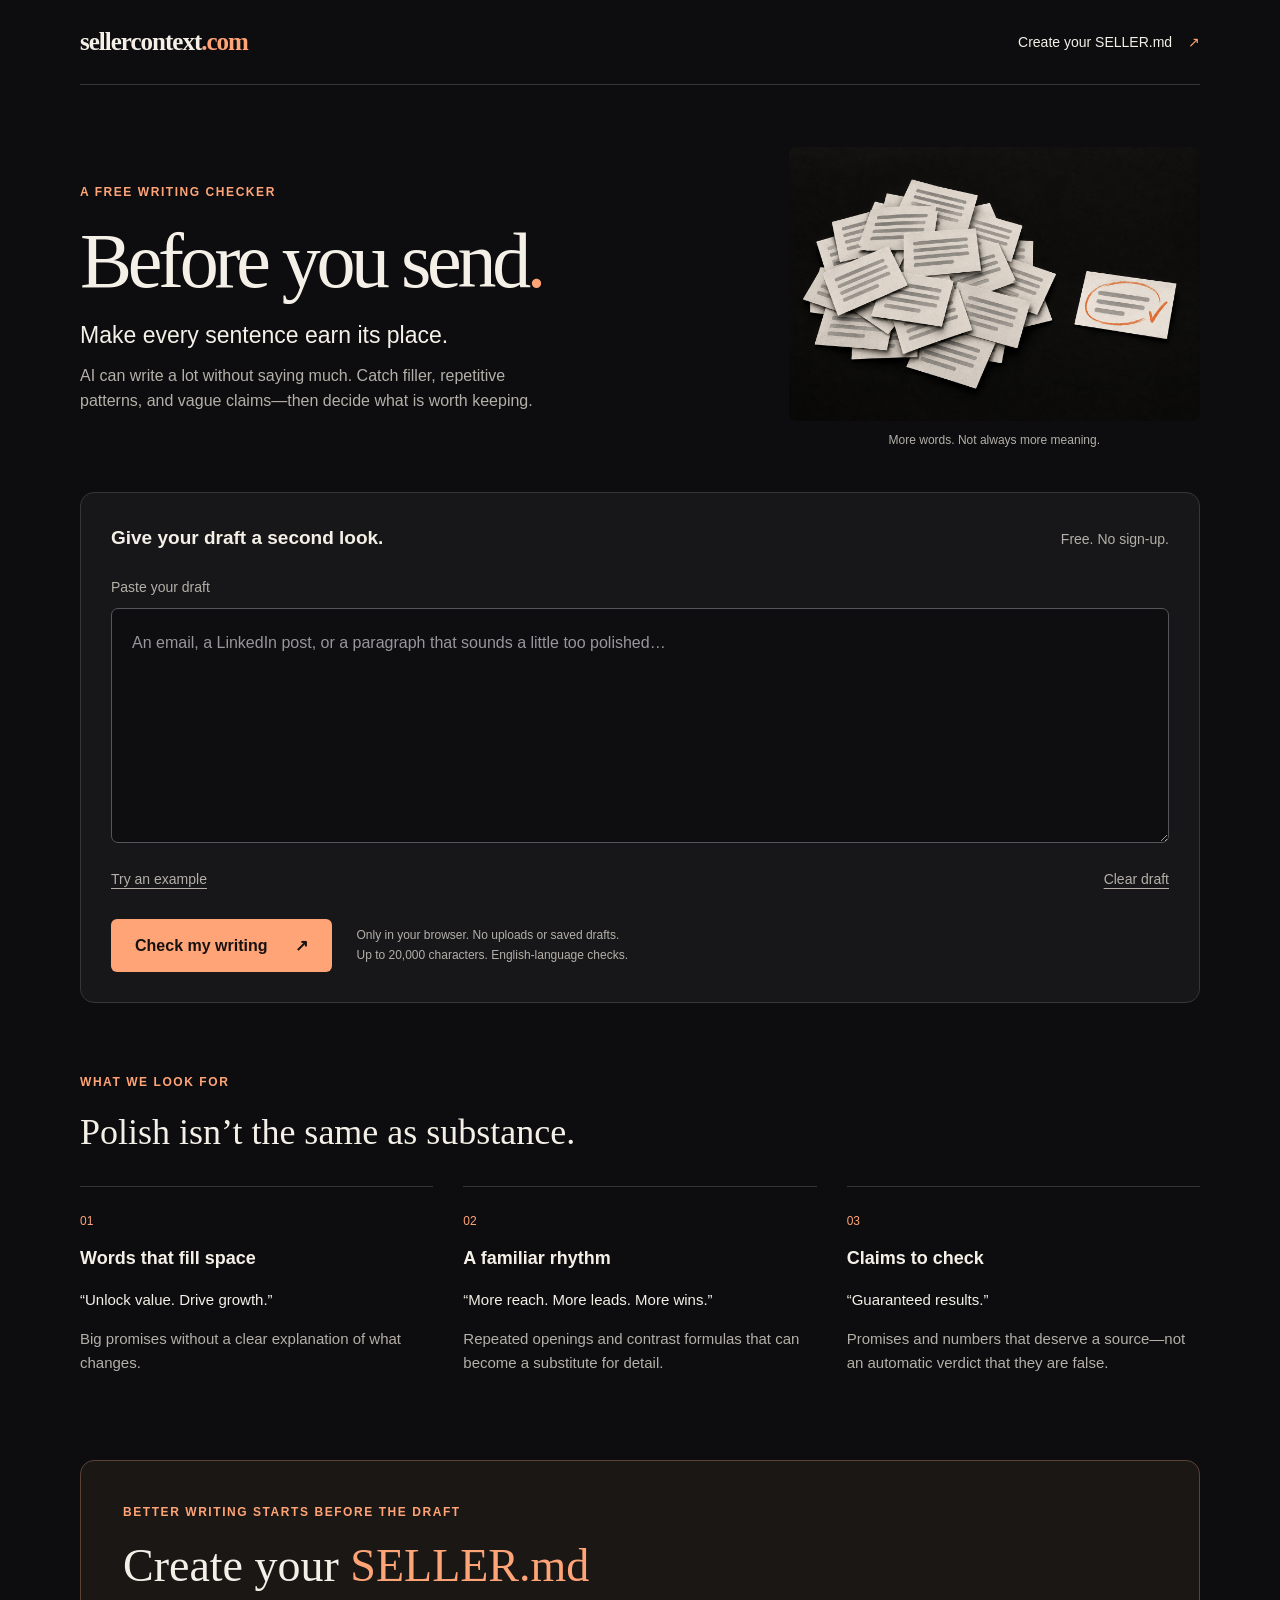
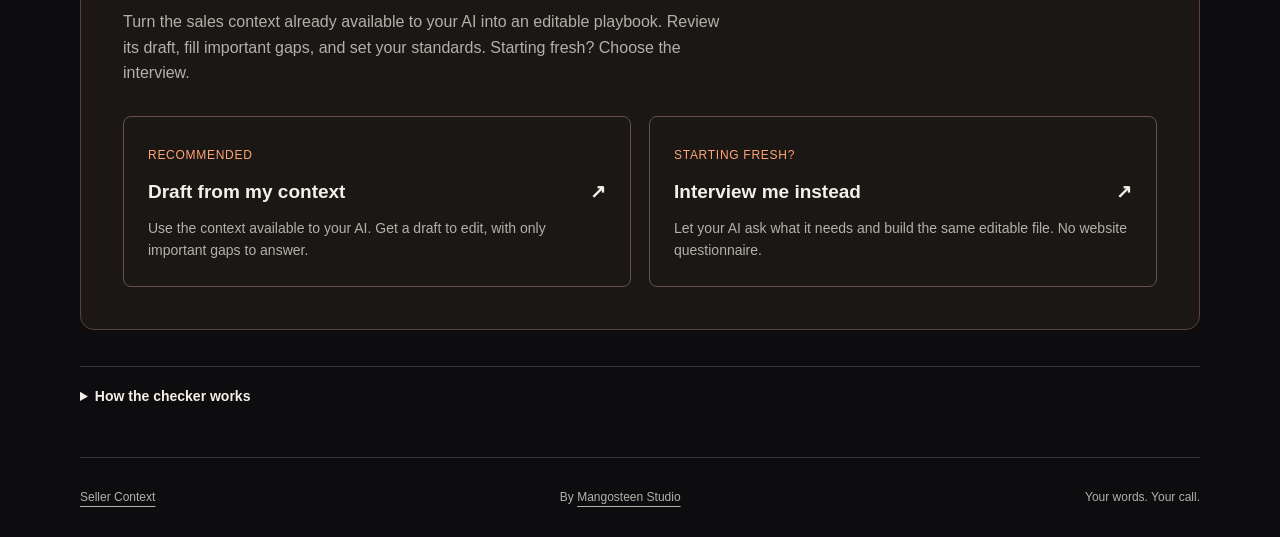
<file: before-you-send/index.html>
<!doctype html>
<html lang="en">
<head>
  <meta charset="utf-8">
  <meta name="viewport" content="width=device-width, initial-scale=1">
  <meta name="theme-color" content="#0d0d0f">
  <title>Before You Send | Free Writing Checker by Seller Context</title>
  <meta name="description" content="Spot filler, repetitive phrasing, vague language, and claims worth checking. Free, private, and entirely in your browser. No AI-authorship score.">
  <link rel="canonical" href="https://sellercontext.com/before-you-send/">
  <link rel="icon" href="/assets/favicon.svg" type="image/svg+xml">
  <meta property="og:title" content="Before You Send | Seller Context">
  <meta property="og:description" content="A simple, free writing check. Less filler. Clearer words. Your judgment.">
  <meta property="og:type" content="website">
  <meta property="og:url" content="https://sellercontext.com/before-you-send/">
  <meta name="twitter:card" content="summary">
  <link rel="stylesheet" href="/assets/before-you-send-page.css">
</head>
<body>
  <a class="skip-link" href="#checker">Skip to checker</a>
  <header class="page-nav wrap">
    <a class="brand" href="/">sellercontext<span>.com</span></a>
    <a class="nav-cta" href="#create">Create your SELLER.md <span aria-hidden="true">↗</span></a>
  </header>
  <main id="before-you-send" class="wrap">
    <section class="intro" aria-labelledby="page-title">
      <div>
        <p class="eyebrow">A free writing checker</p>
        <h1 id="page-title">Before you send<span>.</span></h1>
        <p class="intro-lead">Make every sentence earn its place.</p>
        <p class="intro-copy">AI can write a lot without saying much. Catch filler, repetitive patterns, and vague claims—then decide what is worth keeping.</p>
      </div>
      <figure class="intro-art">
        <img src="/assets/before-you-send-editorial.png" width="1536" height="1024" alt="A pile of repetitive message cards beside one shorter card with an orange editing mark.">
        <figcaption>More words. Not always more meaning.</figcaption>
      </figure>
    </section>
    <section id="checker" class="checker" aria-labelledby="checker-title">
      <div class="checker-top"><h2 id="checker-title">Give your draft a second look.</h2><span>Free. No sign-up.</span></div>
      <noscript><p>Enable JavaScript to check your draft locally. Your text does not leave this page.</p></noscript>
      <div data-send="interactive" hidden>
        <form data-send="form" novalidate>
          <label for="send-draft">Paste your draft</label>
          <textarea id="send-draft" data-send="draft" maxlength="20000" required spellcheck="false" autocomplete="off" aria-describedby="draft-help" placeholder="An email, a LinkedIn post, or a paragraph that sounds a little too polished…"></textarea>
          <div class="draft-tools"><button type="button" class="text-button" data-send="example">Try an example</button><button type="button" class="text-button" data-send="clear">Clear draft</button></div>
          <div class="check-action"><button type="submit" class="button primary">Check my writing <span aria-hidden="true">↗</span></button><p id="draft-help">Only in your browser. No uploads or saved drafts.<br>Up to 20,000 characters. English-language checks.</p></div>
        </form>
        <p class="status" role="status" aria-live="polite" data-send="status"></p>
        <div data-send="results" hidden>
          <div class="result-head"><div><h3 data-send="summary" tabindex="-1"></h3><p class="meta" data-send="stats"></p></div><button type="button" class="text-button" data-send="copy">Copy feedback</button></div>
          <p data-send="empty" hidden>Nothing matched the current rules. Still check the facts, the reader’s situation, and what you are asking them to do.</p>
          <p data-send="truncated" hidden>Showing the first 200 suggestions. Check a shorter section to review the rest.</p>
          <details class="highlights"><summary>See the wording we flagged</summary><pre class="send-annotated" data-send="annotated"></pre></details>
          <ol class="send-findings" data-send="findings" aria-label="Writing feedback"></ol>
          <p class="meta">Keep what works. These are suggestions—not proof of AI authorship, factual errors, or bad writing. Edit above and check again.</p>
        </div>
      </div>
    </section>
    <section class="explain" aria-labelledby="explain-title">
      <div><p class="eyebrow">What we look for</p><h2 id="explain-title">Polish isn’t the same as substance.</h2></div>
      <div class="pattern-grid">
        <article><span class="pattern-number">01</span><h3>Words that fill space</h3><p class="pattern-example">“Unlock value. Drive growth.”</p><p>Big promises without a clear explanation of what changes.</p></article>
        <article><span class="pattern-number">02</span><h3>A familiar rhythm</h3><p class="pattern-example">“More reach. More leads. More wins.”</p><p>Repeated openings and contrast formulas that can become a substitute for detail.</p></article>
        <article><span class="pattern-number">03</span><h3>Claims to check</h3><p class="pattern-example">“Guaranteed results.”</p><p>Promises and numbers that deserve a source—not an automatic verdict that they are false.</p></article>
      </div>
    </section>
    <section id="create" class="create-context" aria-labelledby="create-title">
      <p class="eyebrow">Better writing starts before the draft</p>
      <h2 id="create-title">Create your <span>SELLER.md</span></h2>
      <p>Turn the sales context already available to your AI into an editable playbook. Review its draft, fill important gaps, and set your standards. Starting fresh? Choose the interview.</p>
      <div class="create-options">
        <a href="/#generate"><span class="option-label">Recommended</span><h3>Draft from my context <span aria-hidden="true">↗</span></h3><p>Use the context available to your AI. Get a draft to edit, with only important gaps to answer.</p></a>
        <a href="/#interview"><span class="option-label">Starting fresh?</span><h3>Interview me instead <span aria-hidden="true">↗</span></h3><p>Let your AI ask what it needs and build the same editable file. No website questionnaire.</p></a>
      </div>
    </section>
    <details class="method"><summary>How the checker works</summary><p>Rules v1.2.0 use fixed English-language patterns, not an AI model. It checks filler, vague phrases, sentences over 30 words, paragraphs over 80 words, repeated three-word phrases, three or more repeated clause openings, common “not X, it’s Y” frames, stock transitions, and language that may need evidence. There is no overall word limit recommendation or personal style preset to configure.</p><p>The same text and rules version produce the same results. Quotes, abbreviations, deliberate rhetoric, and technical writing can trigger unhelpful suggestions. These are email-originated heuristics, not a validated assessment of LinkedIn performance. We do not verify facts, infer authorship, or automatically rewrite your work. Reloading or clearing removes your draft from this session.</p><p><a href="/assets/send-check-core.js">Read the rules</a> · <a href="https://github.com/Mangosteen-Studio/sellercontext" target="_blank" rel="noopener">Open-source project ↗</a></p></details>
  </main>
  <footer class="wrap page-footer"><a href="/">Seller Context</a><span>By <a href="https://mangosteen.studio/">Mangosteen Studio</a></span><span>Your words. Your call.</span></footer>
  <script src="/assets/send-check-core.js"></script>
  <script src="/assets/send-check-ui.js"></script>
</body>
</html>
</file>
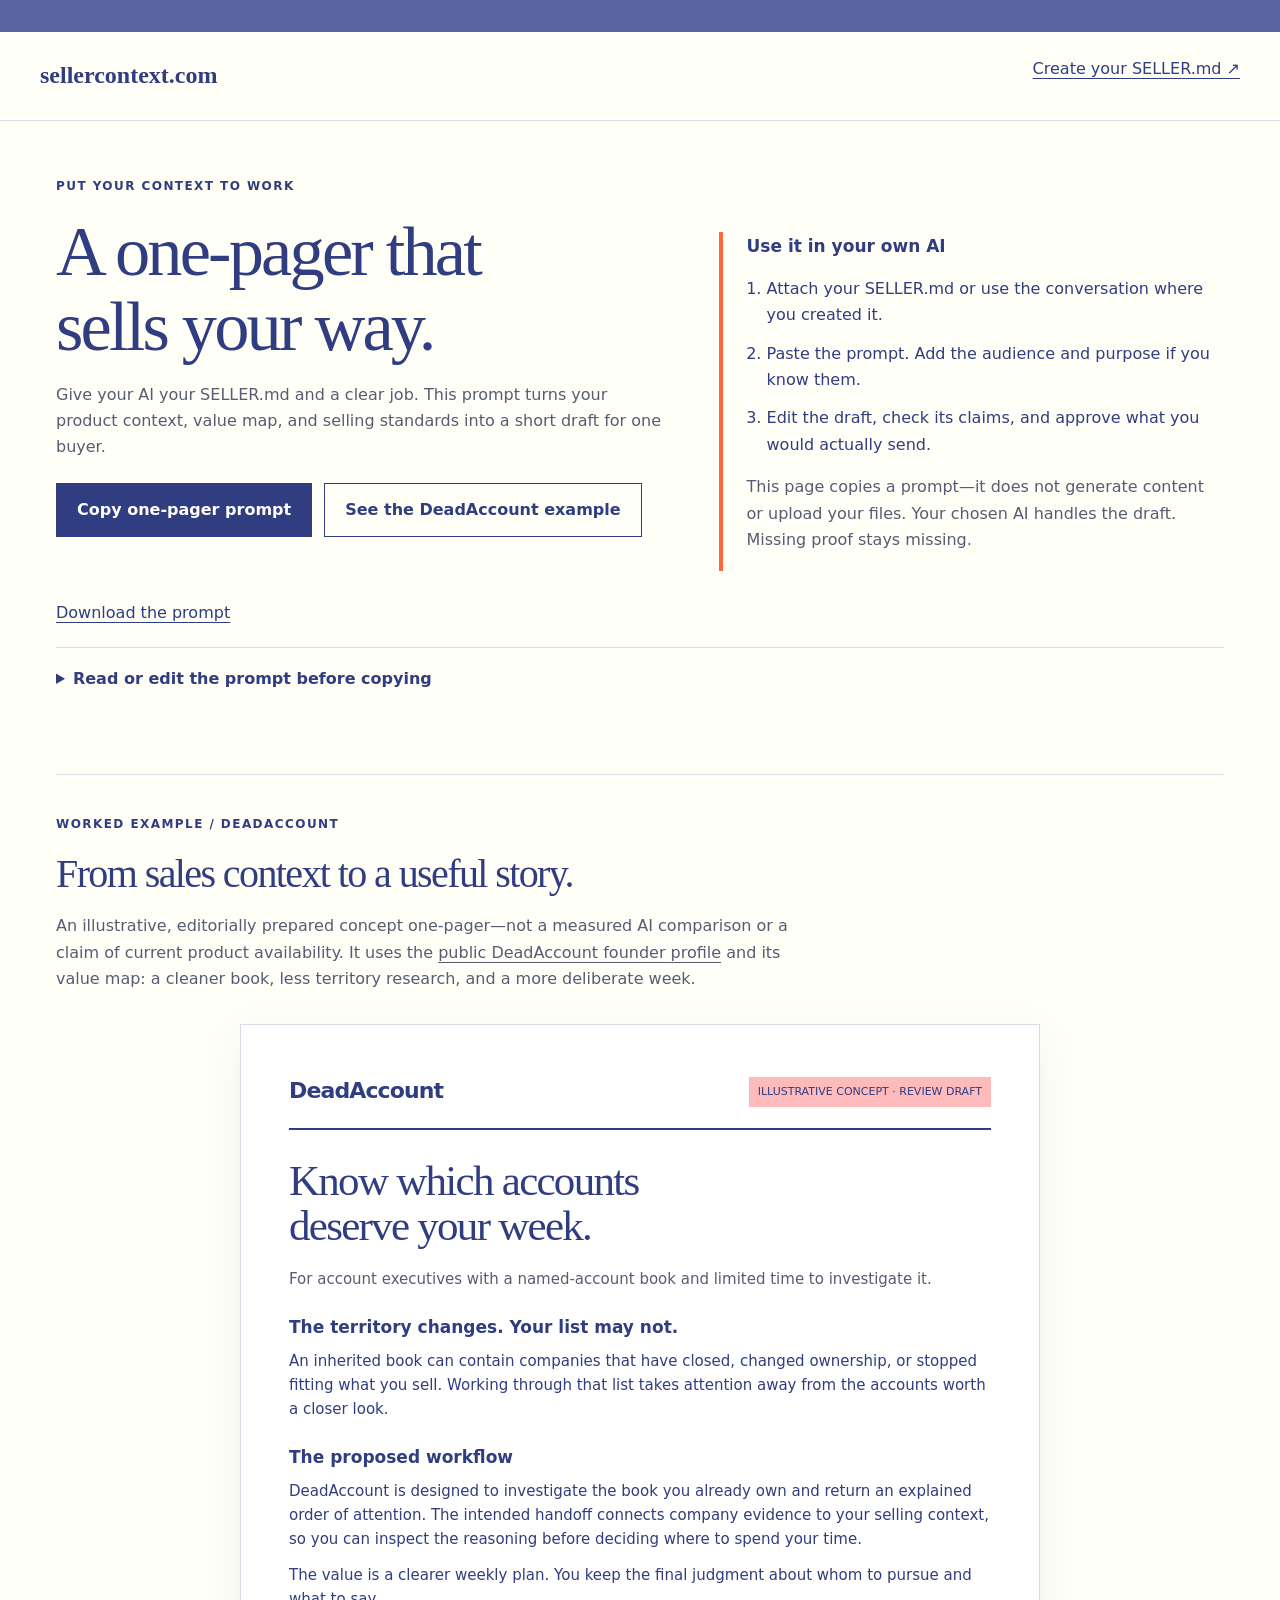
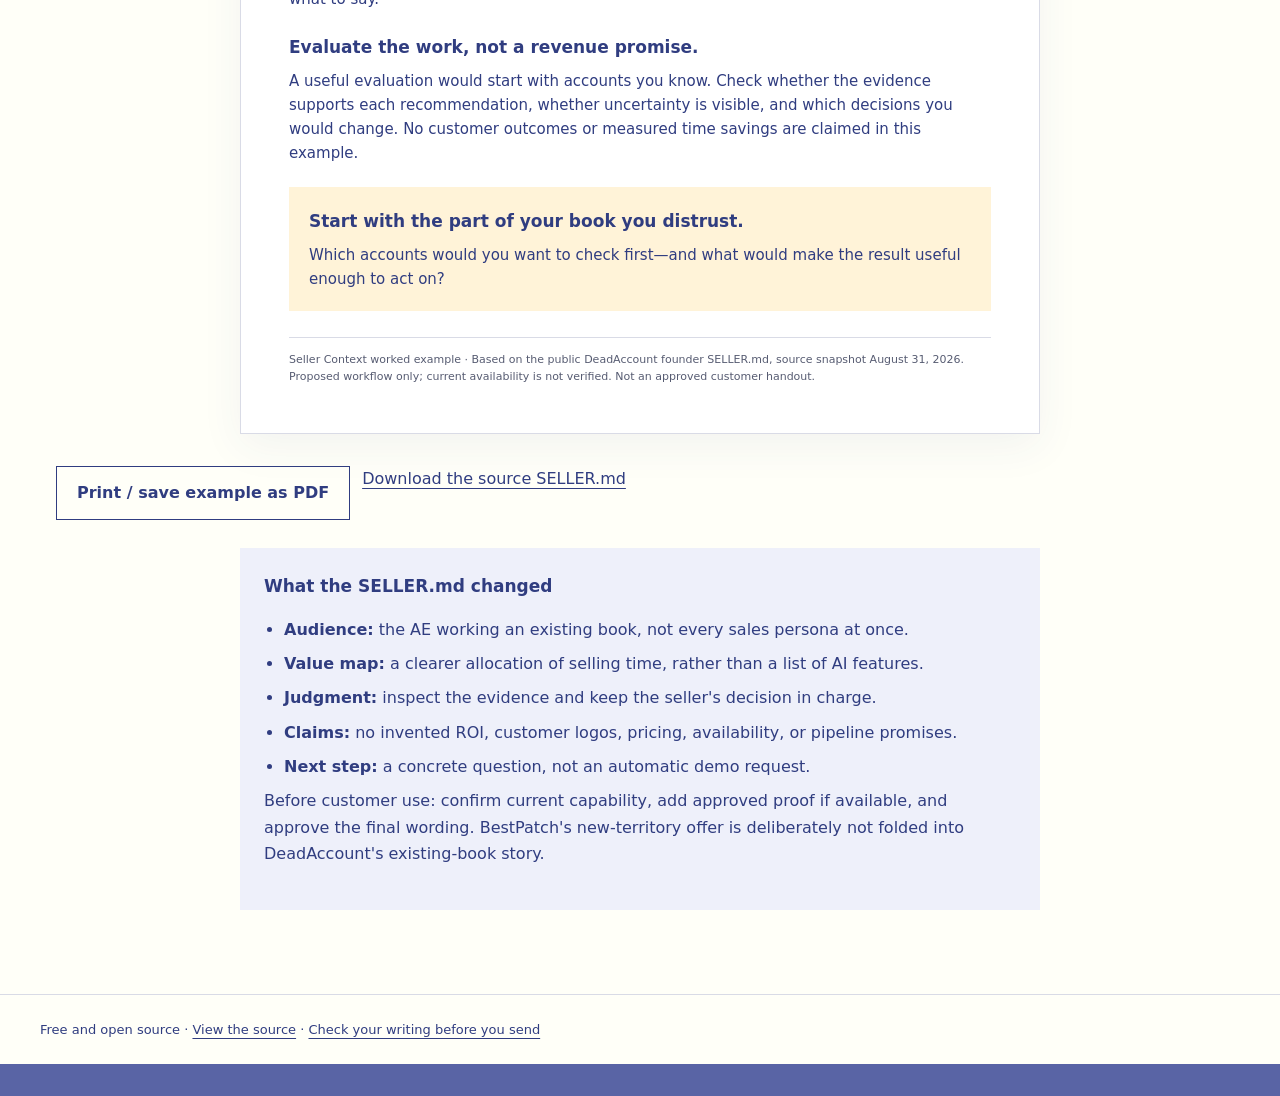
<file: one-pager/index.html>
<!doctype html>
<html lang="en">
<head>
  <meta charset="utf-8">
  <meta name="viewport" content="width=device-width,initial-scale=1">
  <title>Create a sales one-pager with SELLER.md | Seller Context</title>
  <meta name="description" content="A free prompt for turning your SELLER.md into a buyer-specific one-pager. See an illustrative DeadAccount example with its sales context explained.">
  <link rel="canonical" href="https://sellercontext.com/one-pager/">
  <meta property="og:title" content="Put your SELLER.md to work: create a one-pager">
  <meta property="og:description" content="Copy the prompt, add your context, and review a draft that follows your selling standards.">
  <meta property="og:type" content="website">
  <meta property="og:url" content="https://sellercontext.com/one-pager/">
  <meta property="og:image" content="https://sellercontext.com/assets/social-preview.png">
  <meta name="twitter:card" content="summary_large_image">
  <link rel="icon" href="/assets/favicon.svg" type="image/svg+xml">
  <link rel="stylesheet" href="/assets/one-pager.css">
</head>
<body>
<div class="page">
  <nav aria-label="Main navigation"><a class="brand" href="/">sellercontext.com</a><a href="/#generate">Create your SELLER.md ↗</a></nav>
  <main>
    <section class="intro">
      <div>
        <p class="kicker">Put your context to work</p>
        <h1>A one-pager that sells your way.</h1>
        <p>Give your AI your SELLER.md and a clear job. This prompt turns your product context, value map, and selling standards into a short draft for one buyer.</p>
        <div class="actions"><button class="button" id="copy-one-pager" type="button" disabled>Copy one-pager prompt</button><a class="button secondary" href="#example">See the DeadAccount example</a></div>
        <p id="prompt-status" role="status" aria-live="polite"></p>
        <a href="/prompts/one-pager.md" download>Download the prompt</a>
      </div>
      <div class="instructions">
        <h3>Use it in your own AI</h3>
        <ol><li>Attach your SELLER.md or use the conversation where you created it.</li><li>Paste the prompt. Add the audience and purpose if you know them.</li><li>Edit the draft, check its claims, and approve what you would actually send.</li></ol>
        <p>This page copies a prompt—it does not generate content or upload your files. Your chosen AI handles the draft. Missing proof stays missing.</p>
      </div>
    </section>
    <details id="prompt-details"><summary>Read or edit the prompt before copying</summary><label for="one-pager-prompt">One-pager instructions</label><textarea id="one-pager-prompt" spellcheck="false">Loading the prompt…</textarea><noscript><p>JavaScript is off. Use the download link to read and copy the prompt.</p></noscript></details>
    <section id="example" class="example-section">
      <p class="kicker">Worked example / DeadAccount</p>
      <h2>From sales context to a useful story.</h2>
      <p class="example-intro">An illustrative, editorially prepared concept one-pager—not a measured AI comparison or a claim of current product availability. It uses the <a href="/examples/deadaccount-founder/SELLER.md">public DeadAccount founder profile</a> and its value map: a cleaner book, less territory research, and a more deliberate week.</p>
      <article class="sheet" aria-label="Illustrative DeadAccount one-pager">
        <div class="sheet-top"><strong>DeadAccount</strong><span>ILLUSTRATIVE CONCEPT · REVIEW DRAFT</span></div>
        <h2>Know which accounts deserve your week.</h2>
        <p class="subhead">For account executives with a named-account book and limited time to investigate it.</p>
        <section><h3>The territory changes. Your list may not.</h3><p>An inherited book can contain companies that have closed, changed ownership, or stopped fitting what you sell. Working through that list takes attention away from the accounts worth a closer look.</p></section>
        <section><h3>The proposed workflow</h3><p>DeadAccount is designed to investigate the book you already own and return an explained order of attention. The intended handoff connects company evidence to your selling context, so you can inspect the reasoning before deciding where to spend your time.</p><p>The value is a clearer weekly plan. You keep the final judgment about whom to pursue and what to say.</p></section>
        <section><h3>Evaluate the work, not a revenue promise.</h3><p>A useful evaluation would start with accounts you know. Check whether the evidence supports each recommendation, whether uncertainty is visible, and which decisions you would change. No customer outcomes or measured time savings are claimed in this example.</p></section>
        <section class="next-step"><h3>Start with the part of your book you distrust.</h3><p>Which accounts would you want to check first—and what would make the result useful enough to act on?</p></section>
        <footer>Seller Context worked example · Based on the public DeadAccount founder SELLER.md, source snapshot August 31, 2026. Proposed workflow only; current availability is not verified. Not an approved customer handout.</footer>
      </article>
      <div class="actions"><button class="button secondary" type="button" id="print-example">Print / save example as PDF</button><a href="/examples/deadaccount-founder/SELLER.md" download>Download the source SELLER.md</a></div>
      <aside class="review" aria-label="How seller context shaped the example">
        <h3>What the SELLER.md changed</h3>
        <ul><li><strong>Audience:</strong> the AE working an existing book, not every sales persona at once.</li><li><strong>Value map:</strong> a clearer allocation of selling time, rather than a list of AI features.</li><li><strong>Judgment:</strong> inspect the evidence and keep the seller's decision in charge.</li><li><strong>Claims:</strong> no invented ROI, customer logos, pricing, availability, or pipeline promises.</li><li><strong>Next step:</strong> a concrete question, not an automatic demo request.</li></ul>
        <p>Before customer use: confirm current capability, add approved proof if available, and approve the final wording. BestPatch's new-territory offer is deliberately not folded into DeadAccount's existing-book story.</p>
      </aside>
    </section>
  </main>
  <footer class="site-footer">Free and open source · <a href="https://github.com/Mangosteen-Studio/sellercontext">View the source</a> · <a href="/before-you-send/">Check your writing before you send</a></footer>
</div>
<script src="/assets/one-pager-ui.js"></script>
</body>
</html>
</file>
<file: assets/comparison.css>
.comparison { margin: 24px 0 70px; padding: clamp(24px, 4vw, 48px); background: var(--cream-light); border: 1px solid var(--line); scroll-margin-top: 110px; }
.comparison * { box-sizing: border-box; }
.comparison h2 { margin: 10px 0 18px; max-width: 760px; font-family: var(--serif); font-size: clamp(32px, 4.5vw, 54px); line-height: 1.05; letter-spacing: -.035em; }
.comparison .comparison-kicker { font: 12px var(--mono); letter-spacing: .1em; text-transform: uppercase; color: var(--forest-700); }
.comparison p { line-height: 1.65; }
.comparison .comparison-intro { max-width: 710px; color: var(--muted); }
.comparison .comparison-brief { padding: 20px; margin: 26px 0; background: var(--cream); border-left: 3px solid var(--amber); }
.comparison .comparison-brief p { margin: 8px 0 0; }
.comparison .comparison-columns { display: grid; grid-template-columns: repeat(2, minmax(0, 1fr)); gap: 20px; }
.comparison .comparison-output { padding: clamp(20px, 3vw, 32px); background: var(--paper); border: 1px solid var(--line); min-width: 0; }
.comparison .comparison-output-context { border-top: 4px solid var(--forest-700); }
.comparison .comparison-output h3 { font-size: 18px; margin: 0 0 24px; }
.comparison .comparison-output p { font-size: 15px; margin: 0 0 14px; }
.comparison .comparison-output p:last-child { margin-bottom: 0; }
.comparison .comparison-subject { font-weight: 600; }
.comparison .comparison-changes { display: grid; grid-template-columns: repeat(3, minmax(0, 1fr)); gap: 24px; margin: 26px 0; padding: 0; list-style: none; }
.comparison .comparison-changes strong { display: block; }
.comparison .comparison-changes p { margin: 6px 0; font-size: 14px; }
.comparison .comparison-source, .comparison .comparison-note { color: var(--muted); font-size: 12px; }
.comparison details { margin-top: 20px; border-top: 1px solid var(--line); padding-top: 18px; }
.comparison summary { cursor: pointer; font-weight: 600; }
.comparison pre { white-space: pre-wrap; overflow-wrap: anywhere; font: 13px/1.6 var(--mono); max-height: 260px; overflow: auto; padding: 18px; background: var(--cream); }
.comparison .comparison-form { margin-top: 20px; }
.comparison label { display: block; margin: 16px 0 8px; font-weight: 600; font-size: 14px; }
.comparison textarea { display: block; width: 100%; min-height: 140px; resize: vertical; border: 1px solid var(--line); background: var(--paper); color: var(--ink); padding: 14px; font: 14px/1.5 var(--sans); border-radius: 0; }
.comparison input[type=file] { display: block; width: 100%; font: 13px var(--sans); padding: 8px 0; }
.comparison button { cursor: pointer; }
.comparison .button.secondary { color: var(--forest-700); background: var(--paper); border: 1px solid var(--forest-700); }
.comparison .button.secondary:hover { color: var(--paper); background: var(--forest-700); }
.comparison .comparison-actions { display: flex; flex-wrap: wrap; gap: 12px; margin: 18px 0; }
.comparison .comparison-status { min-height: 1.5em; font-size: 14px; }
.comparison :focus-visible { outline: 3px solid var(--amber); outline-offset: 4px; }
.comparison [hidden] { display: none !important; }
.comparison .ae-review { margin-top: 32px; padding-top: 28px; border-top: 2px solid var(--forest-700); scroll-margin-top: 110px; }
.comparison .ae-review h3 { font: 36px/1.15 var(--serif); margin: 12px 0; }
.comparison .ae-review h4 { font-size: 20px; margin: 18px 0 10px; }
.comparison .ae-review select { width: 100%; padding: 14px; border: 1px solid var(--line); background: var(--paper); color: var(--ink); font: 14px var(--sans); white-space: normal; }
.comparison .ae-review fieldset { min-width: 0; margin: 22px 0; padding: 18px; border: 1px solid var(--line); }
.comparison .ae-review legend { padding: 0 6px; font-size: 14px; font-weight: 600; }
.comparison .ae-review input[type=checkbox] { appearance: auto; flex: 0 0 auto; width: 18px; height: 18px; padding: 0; margin: 2px 10px 0 0; accent-color: var(--forest-700); }
.comparison .review-checks label, .comparison .review-toggle, .comparison [data-review=approval-controls] label { display: flex; align-items: flex-start; font-weight: 400; line-height: 1.5; text-transform: none; letter-spacing: normal; }
.comparison .review-proposal { margin: 24px 0; padding: 20px; background: var(--cream); border-left: 3px solid var(--amber); }
.comparison [data-review=result] { overflow-wrap: anywhere; }
.comparison [data-review=result] .comparison-actions button { white-space: normal; }
@media (max-width: 720px) {
  .comparison .comparison-columns, .comparison .comparison-changes { grid-template-columns: 1fr; }
  .comparison { margin-bottom: 40px; }
  .comparison .comparison-actions .button { width: 100%; text-align: center; white-space: normal; }
}
</file>
<file: assets/geometric-theme.css>
/* Reference-led geometric / editorial theme. */
.compiler-copy { grid-column: 1 / -1; width: 100%; cursor: pointer; }
.compiler-status { grid-column: 1 / -1; font-size: 14px; line-height: 1.5; min-height: 1.5em; overflow-wrap: anywhere; }
.compiler-privacy { font-size: 14px !important; }
.compiler-download { grid-column: 1 / -1; font-size: 14px; }
.compiler-download a { text-underline-offset: 4px; }
.interview-fallback { border-top: 1px solid var(--line); }
.example-download { padding: 0 40px 24px; font-size: 14px; }
.prompt-details pre { white-space: pre-wrap; overflow-wrap: anywhere; max-height: 420px; overflow: auto; }
:root {
  --blue: #303d80;
  --blue-mid: #424f99;
  --pink: #ffbabc;
  --orange: #ff693b;
  --yellow: #ffba36;
  --forest-950: #252f68;
  --forest-900: #303d80;
  --forest-800: #36458b;
  --forest-700: #303d80;
  --sage: #5964a5;
  --amber: #ffba36;
  --amber-soft: #ffce76;
  --cream: #f7f6f0;
  --cream-light: #fffff8;
  --paper: #ffffff;
  --ink: #29356f;
  --muted: #575c72;
  --line: #d9dbe6;
  --green: #303d80;
  --shadow: rgba(37, 47, 104, .1);
}
html { background: #5963a7; scroll-padding-top: 24px; }
body { background: #5963a7; font-size: 16px; }
body::before, body::after { display: none; }
.shell { width: min(1440px, calc(100% - 64px)); padding: 0; margin: 48px auto; background: var(--paper); box-shadow: 0 28px 70px rgba(20, 31, 92, .22); }
.nav { position: relative; top: auto; min-height: 98px; padding: 22px 40px; background: var(--paper); color: var(--blue); border: 0; border-bottom: 1px solid var(--line); box-shadow: none; backdrop-filter: none; }
.brand.wordmark { color: var(--blue); font-size: 25px; }
.brand-mark { width: 38px; height: 38px; filter: none; }
.wordmark .domain { color: var(--blue); }
.nav-links { flex-wrap: wrap; gap: 6px; }
.nav-links a { color: var(--blue); font-size: 14px; font-weight: 600; border-radius: 0; padding: 10px; }
.nav-links a:hover { background: var(--cream); color: var(--blue); text-decoration: underline; text-underline-offset: 7px; text-decoration-color: var(--orange); }
.hero { display: grid; grid-template-columns: minmax(0, .38fr) minmax(0, 1fr); gap: clamp(32px, 5vw, 72px); min-height: 0; padding: clamp(48px, 5.5vw, 80px); align-items: center; border: 0; }
.geometry-panel { min-width: 0; width: 100%; max-width: 320px; justify-self: center; background: transparent; }
.geometry-panel img { display: block; width: 100%; height: auto; aspect-ratio: 1; }
.hero-copy { min-height: 0; padding: 0; background: var(--paper); color: var(--blue); box-shadow: none; justify-content: center; }
.hero-note { color: var(--blue); font-size: 12px; letter-spacing: .09em; margin-bottom: 38px; }
.hero-note::before { width: 28px; background: var(--orange); }
h1 { max-width: none; margin: 0 0 32px; color: var(--blue); font-size: clamp(64px, 7.5vw, 112px); line-height: .96; font-weight: 400; letter-spacing: -.06em; transform: none; }
.hero-copy p { color: var(--muted); font-size: 18px; line-height: 1.7; max-width: 52ch; margin: 0 0 12px; }
.cta-row { gap: 12px; }
.button, .wizard-next { background: var(--blue); color: var(--paper); border: 1px solid var(--blue); min-height: 48px; padding: 12px 20px; border-radius: 0; font-size: 14px; font-weight: 600; line-height: 1.4; white-space: normal; box-shadow: none; }
.button:hover, .wizard-next:hover { background: var(--blue-mid); color: var(--paper); transform: none; box-shadow: none; }
.button.secondary, .comparison .button.secondary { color: var(--blue); background: transparent; border: 1px solid var(--blue); box-shadow: none; }
.button.secondary:hover, .hero-copy .button.secondary:hover, .comparison .button.secondary:hover { color: var(--blue); background: var(--pink); }
.badge-strip { margin-top: 28px; gap: 5px 12px; }
.badge-strip span, .badge-strip span:nth-child(n) { color: var(--muted); font-size: 12px; letter-spacing: 0; text-transform: none; }
.badge-strip span + span::before { content: "·"; color: var(--blue); }
.badge-strip a:hover { color: var(--blue); }
.context-example { margin: 0; padding: 0; border: 0; border-bottom: 1px solid var(--line); background: var(--cream-light); }
.context-example > summary { padding: 24px 40px; cursor: pointer; font-size: 16px; color: var(--blue); }
.context-example > summary > span:first-child { display: inline-block; margin-right: 26px; color: var(--muted); text-transform: uppercase; letter-spacing: .08em; font-size: 12px; }
.example-summary-arrow { float: right; }
.context-example .terminal { min-height: 0; max-height: 450px; margin: 0; border: 0; border-top: 1px solid var(--line); box-shadow: none; }
.context-example .preview { color: var(--ink); font-size: 14px; max-height: 360px; }
.terminal-bar { background: var(--cream); color: var(--muted); flex-wrap: wrap; }
.terminal-bar > span { overflow-wrap: anywhere; }
.comparison { margin: 0; padding: clamp(36px, 5vw, 76px); background: var(--paper); border: 0; border-bottom: 1px solid var(--line); scroll-margin-top: 20px; }
.comparison h2 { max-width: 820px; color: var(--blue); font-size: clamp(38px, 4.4vw, 64px); font-weight: 400; letter-spacing: -.045em; }
.comparison .comparison-kicker { color: var(--blue); font: 12px var(--sans); font-weight: 600; letter-spacing: .1em; }
.comparison .comparison-intro { font-size: 16px; }
.comparison .comparison-brief { background: var(--cream); border-left: 5px solid var(--orange); padding: 24px; }
.comparison .comparison-output { background: var(--cream-light); border: 1px solid var(--line); border-top: 6px solid var(--pink); }
.comparison .comparison-output-context { background: #f5f6fc; border-top-color: var(--blue); }
.comparison .comparison-output h3 { font: 400 28px/1.1 var(--serif); color: var(--blue); }
.comparison .comparison-output p, .comparison .comparison-changes p { font-size: 16px; }
.comparison .comparison-changes { gap: 28px; margin: 32px 0; }
.comparison .comparison-changes strong { color: var(--blue); }
.comparison .comparison-source, .comparison .comparison-note { font-size: 14px; line-height: 1.6; }
.comparison details { padding-top: 20px; margin-top: 24px; }
.comparison summary { font-size: 16px; color: var(--blue); }
.comparison label { font-size: 14px; letter-spacing: .03em; }
.comparison textarea, .comparison .ae-review select { font-size: 16px; line-height: 1.6; border-color: #969cb8; background: var(--paper); }
.comparison textarea::placeholder { color: var(--muted); opacity: 1; }
.comparison .comparison-status { color: var(--blue); }
.comparison .ae-review { margin-top: 48px; padding: clamp(24px, 3.5vw, 42px); background: #f5f6fc; border: 1px solid var(--line); border-top: 8px solid var(--blue); }
.comparison .ae-review h3 { font-size: clamp(32px, 3.5vw, 46px); font-weight: 400; color: var(--blue); }
.comparison .ae-review fieldset { background: var(--paper); padding: 20px; }
.comparison .ae-review .review-proposal { background: var(--cream-light); border-left-color: var(--orange); }
.context-map { margin: 0; border: 0; box-shadow: none; }
.context-map-intro { padding: clamp(36px, 5vw, 76px); background: var(--blue); align-items: center; border: 0; }
.context-map-intro h2 { font-weight: 400; max-width: 670px; }
.context-map-intro p { color: #f1f1fb; font-size: 16px; line-height: 1.7; }
.context-piece { padding: 32px; min-height: 260px; border: 0; background: var(--cream-light); }
.context-piece:nth-of-type(1) { background: var(--pink); }
.context-piece:nth-of-type(2) { background: var(--yellow); }
.context-piece:nth-of-type(3) { background: #ffce76; }
.context-piece:nth-of-type(4) { background: #e9ecf9; }
.context-piece strong { color: var(--blue); font-size: 12px; letter-spacing: .07em; }
.context-piece h3 { color: var(--blue); font-size: 30px; font-weight: 400; line-height: 1.05; }
.context-piece p { color: #343b58; font-size: 16px; line-height: 1.6; }
.ai-launcher { margin: 0; padding: clamp(36px, 5vw, 76px); background: var(--cream-light); color: var(--blue); box-shadow: none; border-bottom: 1px solid var(--line); gap: 44px; }
.ai-launcher::before, .ai-launcher::after { display: none; }
.ai-launcher .eyebrow { color: var(--blue); font-size: 12px; }
.ai-launcher .eyebrow::before { background: var(--orange); }
.ai-launcher h2 { color: var(--blue); font-weight: 400; max-width: 15ch; line-height: 1.03; }
.ai-launcher p { color: var(--muted); font-size: 16px; line-height: 1.7; }
.ai-actions { gap: 12px; }
.ai-button { background: var(--paper); color: var(--blue); border: 1px solid #b6bad0; min-height: 86px; font-size: 16px; box-shadow: none; }
.ai-button:hover { background: var(--pink); color: var(--blue); border-color: var(--blue); transform: none; box-shadow: none; }
.ai-arrow { color: var(--blue); }
.ai-launcher .ai-handoff-note { font-size: 14px; color: var(--muted); text-align: left; }
.prompt-copy-link, .prompt-details summary { color: var(--blue); font-size: 14px; text-underline-offset: 4px; }
.prompt-copy-link:hover { color: var(--blue); }
.prompt-details { border-color: var(--line); }
.prompt-details pre { background: #f0f1f8; color: var(--ink); font-size: 14px; }
.grid { margin: 0; padding: clamp(36px, 5vw, 76px); }
.module { padding: 0; border: 0; border-radius: 0; background: transparent; box-shadow: none; }
.module > h2 { font-weight: 400; max-width: none; font-size: clamp(38px, 4.5vw, 64px); }
.module > p { font-size: 16px; }
.privacy-note, .build-time { font-size: 14px; }
.build-time span { padding: 10px 14px; font-size: 12px; letter-spacing: .03em; }
.wizard-form { background: var(--blue); box-shadow: none; max-width: none; margin-top: 28px; }
.wizard-form::before, .wizard-form::after, .wizard-visual { display: none; }
.wizard-progress { background: #6370b0; }
.wizard-progress span { background: var(--pink); }
.question-kicker { color: var(--pink); font-size: 12px; }
.wizard-question, .wizard-finish h3 { font-weight: 400; }
.wizard-meta, .question-help, .wizard-finish p { color: #eff0fb; font-size: 14px; }
.wizard-step input, .wizard-step textarea { background: var(--paper); color: var(--ink); box-shadow: none; font-size: 16px; }
.wizard-step input::placeholder, .wizard-step textarea::placeholder { color: #61677b; opacity: 1; }
.wizard-step input:focus, .wizard-step textarea:focus { border-color: var(--yellow); box-shadow: 0 0 0 3px var(--yellow); }
.wizard-next, .wizard-finish .button, .finish-mark { background: var(--pink); color: var(--blue); border-color: var(--pink); box-shadow: none; }
.wizard-next:hover, .wizard-finish .button:hover { background: var(--yellow); color: var(--blue); }
.wizard-back { color: var(--paper); font-size: 14px; }
.wizard-finish .button.secondary { background: transparent; color: var(--paper); border-color: #adb5e2; }
.wizard-finish .button.secondary:hover { background: var(--paper); color: var(--blue); }
.how-section { margin: 0; padding: clamp(36px, 5vw, 76px); background: var(--cream); border: 0; box-shadow: none; }
.how-section::before, .how-section h2::after { display: none; }
.how-section h2 { font-weight: 400; line-height: 1.05; }
.how-section-head p, .how-section .step p { font-size: 16px; }
.how-section .step strong { font-size: 14px; letter-spacing: .02em; }
.how-section .step::before { background: var(--pink); color: var(--blue); border-radius: 50%; }
.footer { margin: 0; padding: 30px 40px; background: var(--blue); color: #eff0fb; gap: 20px; border: 0; font-size: 14px; }
.footer a { color: var(--paper); text-decoration-color: var(--pink); }
:focus-visible { outline: 3px solid var(--orange); outline-offset: 4px; }
@media (max-width: 1000px) {
  .shell { width: calc(100% - 32px); margin: 24px auto; }
  .nav { padding: 20px 24px; flex-wrap: wrap; gap: 16px; }
  .nav-links { justify-content: flex-start; }
  .hero { padding: 44px 32px; gap: 32px; }
  .hero-copy { padding: 0; }
}
@media (max-width: 720px) {
  .shell { width: calc(100% - 24px); margin: 12px auto; }
  .nav { padding: 18px 20px; min-height: 0; }
  .brand.wordmark { font-size: 23px; }
  .nav-links { width: 100%; gap: 12px; }
  .nav-links a, .nav-links a:first-child { display: inline-block; padding: 4px 0; border: 0; font-size: 14px; }
  .nav-links a:nth-child(3), .nav-links a:nth-child(4) { display: none; }
  .hero { grid-template-columns: 1fr; padding: 36px 24px; gap: 32px; }
  .geometry-panel { grid-row: 2; width: 132px; justify-self: start; }
  .geometry-panel img { width: 100%; height: auto; }
  .hero-copy { grid-row: 1; padding: 0; }
  .hero-note { margin-bottom: 28px; font-size: 12px; }
  h1 { font-size: clamp(46px, 11vw, 72px); }
  .cta-row { width: 100%; }
  .cta-row .button { width: 100%; }
  .context-example > summary { padding: 22px 24px; }
  .context-example > summary > span:first-child { display: block; margin: 0 0 10px; }
  .comparison, .context-map-intro, .ai-launcher, .grid, .how-section { padding: 36px 24px; }
  .comparison .comparison-output { padding: 24px 20px; }
  .comparison .ae-review { padding: 24px 16px; }
  .comparison .ae-review fieldset { padding: 16px 12px; }
  .comparison .comparison-columns, .comparison .comparison-changes { grid-template-columns: 1fr; }
  .context-map { grid-template-columns: 1fr; margin-bottom: 0; }
  .context-map-intro { display: block; }
  .context-piece { min-height: 0; padding: 28px 24px; }
  .ai-launcher, .how-section-head { grid-template-columns: 1fr; gap: 28px; }
  .ai-button { min-height: 76px; }
  .wizard-form { padding: 28px 20px; }
  .wizard-question { font-size: 32px; }
  .wizard-stage { min-height: 330px; }
  .how-section .steps { grid-template-columns: 1fr; }
  .how-section .step + .step { border-left: 0; border-top: 1px solid var(--line); }
  .footer { padding: 28px 24px; flex-direction: column; align-items: flex-start; }
}
@media (prefers-reduced-motion: reduce) {
  *, *::before, *::after { scroll-behavior: auto !important; animation: none !important; transition: none !important; }
}
</file>
<file: assets/before-you-send-page.css>
:root { color-scheme: dark; --bg: #0d0d0f; --panel: #171719; --line: #363638; --ink: #f4f0e8; --muted: #b4b0a9; --accent: #ffa477; --sans: 'Avenir Next', Avenir, 'Helvetica Neue', sans-serif; }
* { box-sizing: border-box; }
html { scroll-behavior: smooth; scroll-padding-top: 28px; }
body { margin: 0; background: var(--bg); color: var(--ink); font: 16px/1.6 var(--sans); }
a { color: inherit; text-underline-offset: 5px; }
button, textarea { font: inherit; }
button, summary { cursor: pointer; }
[hidden] { display: none !important; }
:focus-visible { outline: 3px solid var(--accent); outline-offset: 5px; }
.wrap { width: min(1120px, calc(100% - 64px)); margin: auto; }
.page-nav { display: flex; align-items: center; justify-content: space-between; gap: 24px; padding: 28px 0; border-bottom: 1px solid var(--line); }
.brand { font: 700 25px Georgia, serif; letter-spacing: -.04em; text-decoration: none; }
.brand span { color: var(--accent); }
.nav-cta { font-size: 14px; text-decoration: none; }
.nav-cta span { margin-left: 12px; color: var(--accent); }
.intro { display: grid; grid-template-columns: minmax(0, 1.3fr) minmax(0, .8fr); align-items: center; gap: 40px; padding: 62px 0 42px; }
.eyebrow { color: var(--accent); text-transform: uppercase; letter-spacing: .13em; font-size: 12px; font-weight: 600; margin: 0 0 18px; }
h1 { font: 400 clamp(48px, 6.5vw, 78px)/1.03 Georgia, serif; letter-spacing: -.055em; margin: 0 0 20px; }
h1 span { color: var(--accent); }
.intro-lead { font-size: 23px; line-height: 1.3; margin: 0 0 12px; }
.intro-copy { color: var(--muted); max-width: 52ch; margin: 0; }
.intro-art { margin: 0; }
.intro-art img { display: block; width: 100%; height: auto; border-radius: 8px; }
.intro-art figcaption { color: var(--muted); font-size: 12px; margin-top: 10px; text-align: center; }
.checker { background: var(--panel); border: 1px solid var(--line); padding: 30px; border-radius: 14px; }
.checker-top { display: flex; align-items: baseline; justify-content: space-between; gap: 20px; margin-bottom: 22px; }
.checker-top h2 { font-size: 19px; font-weight: 600; margin: 0; }
.checker-top > span, .meta { color: var(--muted); font-size: 14px; }
label { display: block; color: var(--muted); font-size: 14px; margin-bottom: 10px; }
textarea { width: 100%; min-height: 235px; padding: 20px; border: 1px solid #56565a; border-radius: 7px; resize: vertical; background: #0e0e10; color: var(--ink); line-height: 1.7; }
textarea::placeholder { color: #99959a; opacity: 1; }
.draft-tools { display: flex; justify-content: space-between; margin: 6px 0 18px; }
.text-button { padding: 10px 0; min-height: 44px; border: 0; color: var(--muted); background: transparent; font-size: 14px; text-decoration: underline; text-underline-offset: 4px; }
.text-button:hover { color: var(--ink); }
.check-action { display: flex; align-items: center; gap: 24px; }
.button { display: inline-flex; gap: 28px; align-items: center; justify-content: space-between; min-height: 52px; padding: 14px 24px; border: 0; border-radius: 6px; font-weight: 700; }
.primary { background: var(--accent); color: #171210; }
.primary:hover { background: #ffc09f; }
.check-action p { color: var(--muted); font-size: 12px; margin: 0; }
.status { color: var(--accent); font-size: 14px; margin-bottom: 0; }
.status:empty { display: none; }
.result-head { margin-top: 28px; padding-top: 28px; border-top: 1px solid var(--line); display: flex; justify-content: space-between; align-items: center; gap: 18px; }
.result-head h3 { margin: 0; font: 400 30px/1.2 Georgia, serif; }
.result-head .meta { margin: 8px 0; }
details { border-top: 1px solid var(--line); padding: 18px 0; margin-top: 18px; }
summary { font-size: 14px; font-weight: 600; }
.send-annotated { white-space: pre-wrap; overflow-wrap: anywhere; max-height: 400px; overflow: auto; background: #0e0e10; padding: 20px; font: 16px/1.8 var(--sans); }
mark { color: #1a1410; background: #f7b88c; border-radius: 2px; }
.send-findings { display: grid; grid-template-columns: repeat(2,minmax(0,1fr)); gap: 16px; padding: 0; list-style: none; }
.send-findings li { min-width: 0; border: 1px solid var(--line); border-radius: 8px; background: #101012; padding: 22px; overflow-wrap: anywhere; }
.send-category { color: var(--accent); font-size: 12px; text-transform: uppercase; letter-spacing: .08em; }
.send-findings blockquote { margin: 14px 0; font-weight: 600; max-height: 160px; overflow: auto; white-space: pre-wrap; }
.send-findings p { color: var(--muted); margin: 12px 0; font-size: 15px; }
.send-locate { border: 0; border-bottom: 1px solid #89857e; background: transparent; color: var(--ink); padding: 10px 0; min-height: 44px; font-size: 14px; }
.explain { padding: 70px 0; }
.explain h2 { font: 400 36px/1.2 Georgia, serif; margin: 0 0 32px; }
.pattern-grid { display: grid; grid-template-columns: repeat(3,minmax(0,1fr)); gap: 30px; }
.pattern-grid article { border-top: 1px solid var(--line); padding-top: 20px; }
.pattern-number { font-size: 12px; color: var(--accent); }
.pattern-grid h3 { font-size: 18px; margin: 12px 0; }
.pattern-grid p { color: var(--muted); font-size: 15px; }
.pattern-grid .pattern-example { color: var(--ink); }
.create-context { padding: 42px; border: 1px solid #5b4236; border-radius: 14px; background: #1b1715; }
.create-context h2 { font: 400 clamp(32px,4vw,46px)/1.15 Georgia, serif; margin: 0 0 16px; }
.create-context h2 span { color: var(--accent); }
.create-context > p:not(.eyebrow) { max-width: 68ch; color: var(--muted); }
.create-options { display: grid; grid-template-columns: 1fr 1fr; gap: 18px; margin-top: 30px; }
.create-options a { display: block; padding: 24px; border: 1px solid #655147; border-radius: 8px; text-decoration: none; }
.create-options a:hover { border-color: var(--accent); background: #251e19; }
.option-label { color: var(--accent); font-size: 12px; text-transform: uppercase; letter-spacing: .06em; }
.create-options h3 { display: flex; justify-content: space-between; gap: 16px; font-size: 19px; margin: 10px 0; }
.create-options p { color: var(--muted); font-size: 14px; margin: 0; }
.method { color: var(--muted); font-size: 14px; margin-top: 36px; }
.method summary { color: var(--ink); }
.page-footer { display: flex; justify-content: space-between; gap: 20px; padding: 30px 0; border-top: 1px solid var(--line); margin-top: 32px; color: var(--muted); font-size: 12px; }
.skip-link { position: absolute; top: -100px; left: 20px; padding: 12px; background: var(--accent); color: #111; z-index: 2; }
.skip-link:focus { top: 12px; }
@media(max-width:720px) {
  .wrap { width: calc(100% - 36px); }
  .page-nav { padding: 20px 0; gap: 12px; }
  .brand { font-size: 21px; }
  .nav-cta { font-size: 12px; }
  .nav-cta span { display: none; }
  .intro { grid-template-columns: 1fr; gap: 22px; padding: 36px 0 28px; }
  .intro-art { max-width: 180px; }
  .intro-art figcaption { display: none; }
  .intro-lead { font-size: 20px; }
  .checker { padding: 20px 16px; }
  .checker-top { display: block; }
  .checker-top > span { display: block; margin-top: 6px; }
  textarea { padding: 14px; }
  .check-action { display: block; }
  .check-action .button { width: 100%; }
  .check-action p { margin-top: 14px; }
  .send-findings, .pattern-grid, .create-options { grid-template-columns: 1fr; }
  .result-head { align-items: flex-start; }
  .result-head h3 { font-size: 25px; }
  .explain { padding: 42px 0; }
  .create-context { padding: 28px 20px; }
  .page-footer { flex-wrap: wrap; }
}
@media(prefers-reduced-motion:reduce) { html { scroll-behavior: auto; } }
</file>
<file: assets/one-pager.css>
:root { color-scheme: light; --ink:#303d80; --muted:#575c72; --line:#d9dbe6; }
* { box-sizing:border-box; }
body { margin:0; background:#5964a5; color:var(--ink); font:16px/1.65 system-ui,sans-serif; }
a { color:inherit; text-underline-offset:4px; }
button,textarea { font:inherit; }
button,a { outline-offset:5px; }
.page { max-width:1320px; margin:32px auto; background:#fffff8; }
nav { padding:24px 40px; display:flex; justify-content:space-between; gap:20px; border-bottom:1px solid var(--line); }
.brand { font-family:Georgia,serif; font-size:24px; font-weight:bold; text-decoration:none; }
main { padding:56px; }
.kicker { font-size:12px; font-weight:750; text-transform:uppercase; letter-spacing:.12em; }
h1,h2,h3,p { margin:0 0 18px; }
h1,h2 { font-family:Georgia,serif; font-weight:400; letter-spacing:-.04em; line-height:1.06; }
h1 { font-size:clamp(42px,5.5vw,72px); max-width:15ch; }
h2 { font-size:40px; }
h3 { font-size:17px; margin-bottom:8px; }
.intro { display:grid; grid-template-columns:1.2fr 1fr; gap:56px; align-items:center; }
.intro p:not(.kicker) { color:var(--muted); }
.instructions { border-left:4px solid #ff693b; padding-left:24px; }
.instructions ol { padding-left:20px; }
.instructions li { margin:12px 0; }
.button { display:inline-block; padding:13px 20px; background:var(--ink); color:white; border:1px solid var(--ink); cursor:pointer; text-decoration:none; font-weight:650; }
.button.secondary { color:var(--ink); background:transparent; }
.button:disabled { opacity:.5; cursor:wait; }
.actions { display:flex; flex-wrap:wrap; gap:12px; margin:22px 0; }
#prompt-status { min-height:1.65em; font-size:14px; }
details { border-top:1px solid var(--line); padding:18px 0; margin-top:20px; }
summary { cursor:pointer; font-weight:600; }
textarea { display:block; margin-top:18px; width:100%; min-height:340px; padding:20px; background:white; color:#263257; border:1px solid var(--line); resize:vertical; }
.example-section { margin-top:64px; padding-top:40px; border-top:1px solid var(--line); }
.example-intro { max-width:760px; color:var(--muted); }
.sheet { max-width:800px; margin:32px auto; padding:48px; border:1px solid var(--line); background:white; box-shadow:0 12px 40px #303d8010; }
.sheet-top { display:flex; justify-content:space-between; align-items:center; border-bottom:2px solid var(--ink); padding-bottom:18px; margin-bottom:28px; gap:20px; }
.sheet-top strong { font-size:22px; letter-spacing:-.04em; }
.sheet-top span { font-size:11px; background:#ffbabc; padding:6px 9px; }
.sheet h2 { font-size:43px; max-width:18ch; }
.sheet .subhead { color:var(--muted); }
.sheet section { margin-top:22px; }
.sheet p { font-size:15px; line-height:1.6; margin-bottom:12px; }
.sheet .next-step { background:#fff3d8; padding:20px; }
.sheet .next-step p { margin:0; }
.sheet footer { font-size:11px; line-height:1.5; color:var(--muted); border-top:1px solid var(--line); margin-top:26px; padding-top:14px; }
.review { max-width:800px; margin:28px auto; padding:24px; background:#eef0fa; }
.review ul { margin-bottom:0; padding-left:20px; }
.review li { margin:8px 0; }
.site-footer { padding:24px 40px; border-top:1px solid var(--line); font-size:13px; }
@media(max-width:700px) { .page{margin:12px;} nav{padding:20px;flex-wrap:wrap;} main{padding:30px 24px;} .intro{grid-template-columns:1fr;gap:26px;} .sheet{padding:25px;} .sheet h2{font-size:36px;} .sheet-top{align-items:flex-start;flex-direction:column;gap:10px;} .button{width:100%;text-align:center;} }
@page { size:A4; margin:15mm; }
@media print { body,.page{background:white;margin:0;} nav,.intro,#prompt-details,.example-intro,.example-section>h2,.example-section>.kicker,.actions,.review,.site-footer{display:none!important;} main,.example-section{padding:0;margin:0;border:0;} .sheet{margin:0;padding:0;max-width:none;border:0;box-shadow:none;} .sheet h2{font-size:32pt;} .sheet p{font-size:10.5pt;} .sheet section{break-inside:avoid;} .sheet-top{flex-direction:row;} .sheet footer{font-size:8pt;} }
</file>
